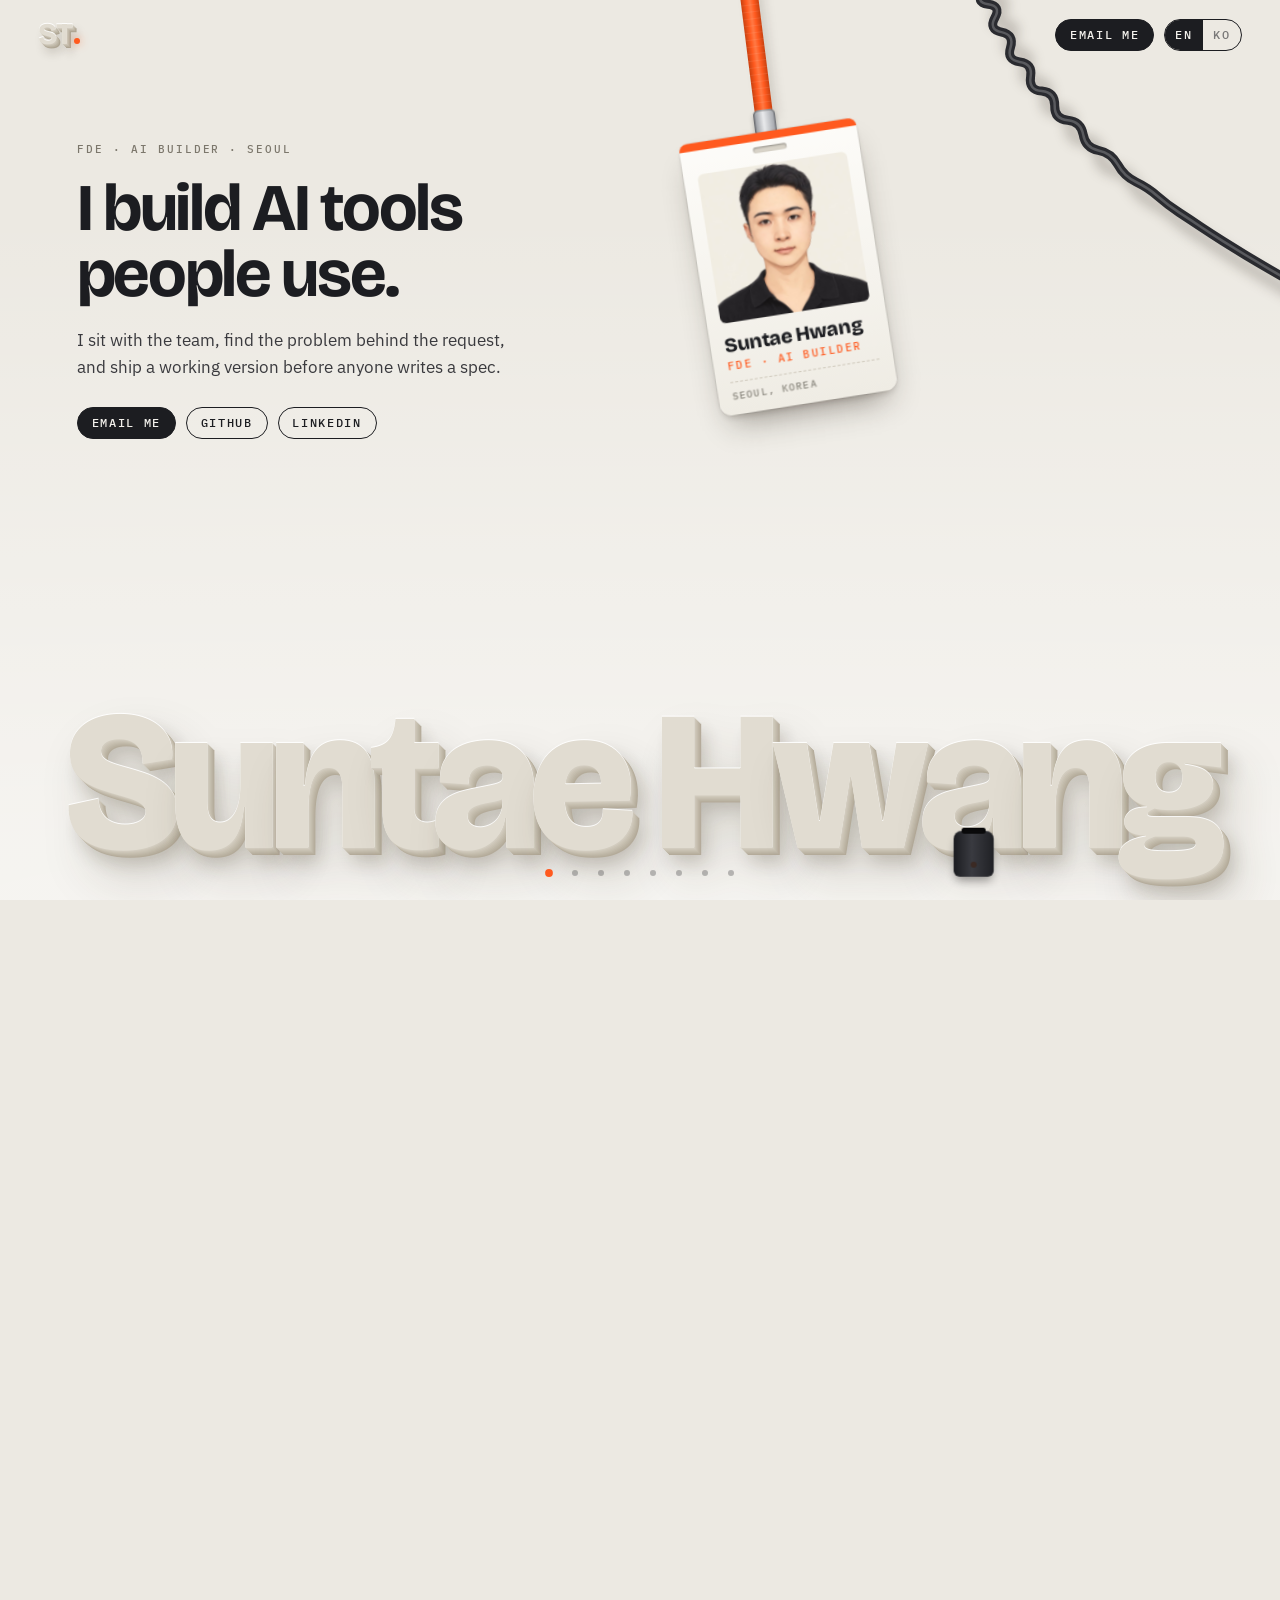
<file: index.html>
<!doctype html>
<html lang="en">
<head>
<meta charset="utf-8">
<meta name="viewport" content="width=device-width, initial-scale=1">
<title>Suntae Hwang — FDE · AI Builder</title>
<meta name="description" content="FDE and AI builder in Seoul. KRAFTON, HDC LABS, and audio AI research at Seoul National University.">
<!-- 공유 미리보기: 지정하지 않으면 메신저가 본문의 첫 큰 이미지(사원증 사진)를 가져간다 -->
<meta property="og:type" content="website">
<meta property="og:url" content="https://hsuneh.github.io/">
<meta property="og:title" content="Suntae Hwang">
<meta property="og:description" content="FDE · AI Builder in Seoul. I build AI tools people use.">
<meta property="og:image" content="https://hsuneh.github.io/img/og.jpg">
<meta property="og:image:width" content="1200">
<meta property="og:image:height" content="630">
<meta name="twitter:card" content="summary_large_image">
<meta name="theme-color" content="#ece9e2">
<link rel="icon" type="image/png" sizes="32x32" href="img/favicon-32.png">
<link rel="icon" type="image/png" sizes="512x512" href="img/icon-512.png">
<link rel="apple-touch-icon" href="img/apple-touch-icon.png">
<link rel="preconnect" href="https://fonts.googleapis.com">
<link rel="preconnect" href="https://fonts.gstatic.com" crossorigin>
<link href="https://fonts.googleapis.com/css2?family=Bricolage+Grotesque:opsz,wght@12..96,500;12..96,700;12..96,800&family=IBM+Plex+Mono:wght@500&family=IBM+Plex+Sans:wght@400;500&family=IBM+Plex+Sans+KR:wght@400;500;700&display=swap" rel="stylesheet">
<style>
:root{
  --wall:#ece9e2; --desk:#d9d4c9; --ink:#1c1d21; --mute:#7c776c;
  --signal:#ff5a1f; --signal-glow:rgba(255,90,31,.55);
  --alu-1:#e4e4e0; --alu-2:#c9c9c4;
  /* 한글은 IBM Plex Sans KR로 받는다. 한글 글자가 없으면 내려받지 않는다 */
  --display:"Bricolage Grotesque","IBM Plex Sans KR",system-ui,sans-serif; --sans:"IBM Plex Sans","IBM Plex Sans KR",system-ui,sans-serif; --mono:"IBM Plex Mono","IBM Plex Sans KR",ui-monospace,monospace;
  --ease:cubic-bezier(.2,0,0,1);
  --dk:0;
}
*{box-sizing:border-box;margin:0}
html{background:var(--wall);color:var(--ink);font:400 17px/1.6 var(--sans);-webkit-font-smoothing:antialiased}
html:lang(ko){word-break:keep-all}
body{overflow-x:hidden}
h1,h2,h3{font-weight:500;text-wrap:balance}
p{text-wrap:pretty}
strong{font-weight:500}
a{color:inherit}
.label{font:500 11px/1 var(--mono);letter-spacing:.18em;text-transform:uppercase}

/* 크롬 */
.chrome{position:fixed;inset:0 0 auto 0;z-index:30;display:flex;align-items:center;padding:18px clamp(16px,3vw,40px);pointer-events:none;transition:color .4s}
.chrome>*{pointer-events:auto}
.chrome .st{font:800 30px/.8 var(--display);letter-spacing:-.06em;color:#e1dcd1;text-decoration:none;padding:4px 6px 6px 0;
  text-shadow:0 -1px 0 rgba(255,255,255,.9),1px 1px 0 #cdc6b8,2px 2px 0 #c3bcac,3px 3px 0 #b9b1a0,4px 4px 0 #ada492,5px 8px 10px rgba(60,48,30,.25)}
.chrome .st::after{content:"";display:inline-block;width:6px;height:6px;margin-left:3px;border-radius:50%;background:var(--signal);box-shadow:0 0 8px var(--signal-glow)}
html.night .chrome .st{color:#e1dcd1;text-shadow:0 -1px 0 rgba(255,255,255,.5),1px 1px 0 #91897a,2px 2px 0 #7d7668,3px 3px 0 #6a6357,4px 4px 0 #575146,5px 8px 10px rgba(0,0,0,.5)}
.chrome .btn{margin-left:auto}
.btn{display:inline-flex;align-items:center;padding:.75em 1.15em;border-radius:999px;font:500 12px/1 var(--mono);letter-spacing:.14em;text-transform:uppercase;text-decoration:none;white-space:nowrap;
  background:var(--ink);color:#f3f1ec;border:1px solid var(--ink);transition:background .2s var(--ease),border-color .2s,color .2s}
.btn:hover,.btn:focus-visible{background:var(--signal);border-color:var(--signal);color:#fff}
.btn.ghost{background:transparent;color:inherit;border-color:currentColor}
html.night .chrome{color:#e9e6df}
html.night .chrome .btn:not(:hover){background:#e9e6df;color:var(--ink);border-color:#e9e6df}
/* 언어 전환: 버튼과 같은 높이의 두 칸 스위치 */
.lang{display:inline-flex;margin-left:10px;border:1px solid currentColor;border-radius:999px;overflow:hidden;font:500 12px/1 var(--mono);letter-spacing:.14em}
.lang a{padding:.75em .85em;text-decoration:none;color:inherit;opacity:.55;transition:background .2s var(--ease),color .2s,opacity .2s}
.lang a:hover,.lang a:focus-visible{opacity:1;color:var(--signal)}
.lang a[aria-current]{opacity:1;background:currentColor}
.lang a[aria-current] span{color:#f3f1ec}
html.night .lang a[aria-current] span{color:var(--ink)}
.stops{position:fixed;left:50%;bottom:16px;transform:translateX(-50%);z-index:30;display:flex;gap:4px}
.stops button{width:22px;height:22px;border:0;background:none;cursor:pointer;display:grid;place-items:center;padding:0;color:inherit}
.stops button::after{content:"";width:6px;height:6px;border-radius:50%;background:currentColor;opacity:.28;transition:opacity .2s,background .2s,transform .2s}
.stops button.on::after{background:var(--signal);opacity:1;transform:scale(1.3)}
html.night .stops{color:#e9e6df}

/* 무대: 네이티브 스크롤 위 sticky. 카메라는 world 하나에만 건다 */
.scroller{position:relative}
.stage{position:sticky;top:0;height:100vh;height:100svh;overflow:hidden;perspective:var(--P,1600px)}
.world{position:absolute;left:50%;top:50%;width:0;height:0;transform-style:preserve-3d;will-change:transform}
.wall,.desk{position:absolute;transform-style:preserve-3d}
.wall{background:
  radial-gradient(120% 80% at 50% 100%,rgba(255,255,255,calc(.55 - var(--dk)*.5)),transparent 60%),
  color-mix(in oklab,var(--wall),#202024 calc(var(--dk)*88%))}
.desk{transform-origin:50% 0;transform:rotateX(90deg);
  background:
   radial-gradient(560px 380px at var(--spot-x,50%) var(--spot-y,30%),rgba(255,150,110,calc(var(--dk)*.20)),transparent 70%),
   linear-gradient(180deg,rgba(0,0,0,.10),transparent 160px),
   color-mix(in oklab,var(--desk),#141416 calc(var(--dk)*90%))}

/* 벽: 입체 이름과 히어로 */
.hero{position:absolute;display:flex;flex-direction:column;align-items:flex-start}
.hero .label{color:var(--mute)}
.hero h1{font:700 clamp(44px,5.2vw,92px)/.98 var(--display);letter-spacing:-.035em;margin:.32em 0 .3em}
.hero p{max-width:27em;font-size:clamp(17px,1.25vw,19px);color:#3a3a3e}
.hero .ctas{display:flex;gap:10px;margin-top:26px}
.mark{position:absolute;white-space:pre;font:800 100px/0.8 var(--display);letter-spacing:-.055em;color:#e1dcd1}
/* 글자마다 --p(0 = 솟음, 1 = 눌림). 눌리면 옆면 깊이만큼 아래오른쪽으로 내려앉고 그림자가 짧아진다 */
.mark span{display:inline-block;--k:calc(1 - var(--p, 0));transform:translate(calc(6px * var(--p, 0)),calc(6px * var(--p, 0)));
  color:color-mix(in oklab,#e1dcd1,#cfc8ba calc(var(--p, 0) * 45%));
  text-shadow:
   0 -1px 0 rgba(255,255,255,calc(.9 * var(--k))),
   calc(1px * var(--k)) calc(1px * var(--k)) 0 #d2ccbf,calc(2px * var(--k)) calc(2px * var(--k)) 0 #cdc6b8,calc(3px * var(--k)) calc(3px * var(--k)) 0 #c8c1b2,
   calc(4px * var(--k)) calc(4px * var(--k)) 0 #c3bcac,calc(5px * var(--k)) calc(5px * var(--k)) 0 #beb6a6,calc(6px * var(--k)) calc(6px * var(--k)) 0 #b9b1a0,calc(7px * var(--k)) calc(7px * var(--k)) 0 #b4ab9a,
   calc(10px * var(--k)) calc(14px * var(--k)) calc(4px + 14px * var(--k)) rgba(60,48,30,calc(.08 + .14 * var(--k))),calc(18px * var(--k)) calc(28px * var(--k)) 50px rgba(60,48,30,calc(.18 * var(--k)))}
svg.rope{position:absolute;left:0;top:0;width:1px;height:1px;overflow:visible;pointer-events:none}
.cable{fill:none;stroke:#2a2b30;stroke-width:9;stroke-linecap:round}
.cable-hi{fill:none;stroke:rgba(255,255,255,.22);stroke-width:2.5;stroke-linecap:round}
.cable-sh{fill:none;stroke:rgba(40,30,20,.22);stroke-width:12;stroke-linecap:round;filter:blur(6px)}
.cable-sig{fill:none;stroke:var(--signal);stroke-width:3.5;stroke-linecap:round;filter:drop-shadow(0 0 6px var(--signal-glow))}
.plug{position:absolute;left:0;top:0;width:30px;height:64px;margin:-4px 0 0 -15px;cursor:grab;touch-action:none;transform-origin:50% 4px;border-radius:7px 7px 12px 12px;
  background:linear-gradient(90deg,#16171a,#3a3c43 45%,#1d1e22);box-shadow:0 12px 22px rgba(30,20,10,.28),inset 0 1px 0 rgba(255,255,255,.15)}
.plug::before{content:"";position:absolute;left:10px;bottom:-18px;width:10px;height:20px;border-radius:0 0 2px 2px;background:linear-gradient(90deg,#9b9a96,#f1f0ec 50%,#a7a6a1)}
.plug::after{content:"";position:absolute;left:7px;right:7px;top:40px;height:2px;background:var(--signal);opacity:.85}
.plug:active{cursor:grabbing}
.badge{position:absolute;width:0;height:0;transform-origin:0 0;z-index:3}
.badge .strap{position:absolute;left:-9px;top:0;width:18px;height:var(--ls,200px);border-radius:2px;
  background:repeating-linear-gradient(0deg,transparent 0 6px,rgba(255,255,255,.08) 6px 7px),linear-gradient(90deg,#c9410f,var(--signal) 30%,#ff7a45 50%,var(--signal) 70%,#c9410f);
  box-shadow:6px 10px 14px -6px rgba(40,30,20,.35)}
.badge .clip{position:absolute;left:-11px;top:calc(var(--ls,200px) - 6px);width:22px;height:30px;border-radius:5px 5px 9px 9px;
  background:linear-gradient(90deg,#8d9096,#e9eaec 45%,#9a9da3);box-shadow:inset 0 0 0 1.5px rgba(0,0,0,.25),0 3px 5px rgba(0,0,0,.25)}
.card-id{position:absolute;left:calc(var(--cw,200px) / -2);top:calc(var(--ls,200px) + 16px);width:var(--cw,200px);padding:26px 14px 14px;border-radius:12px;
  background:linear-gradient(180deg,#fdfcf9,#efece4);transform-origin:50% 0;cursor:grab;touch-action:none;user-select:none;
  box-shadow:0 1px 0 rgba(255,255,255,.9) inset,0 0 0 1px rgba(0,0,0,.06),0 18px 30px -12px rgba(40,30,20,.45),0 4px 8px -4px rgba(40,30,20,.3)}
.card-id:active{cursor:grabbing}
.card-id::before{content:"";position:absolute;left:0;right:0;top:0;height:8px;border-radius:12px 12px 0 0;background:var(--signal)}
.card-id .slot{position:absolute;left:50%;top:14px;width:34px;height:6px;margin-left:-17px;border-radius:3px;background:#d8d3c8;box-shadow:inset 0 1px 2px rgba(0,0,0,.35)}
.card-id img{display:block;width:100%;height:auto;aspect-ratio:1;object-fit:cover;border-radius:6px;margin-top:6px;pointer-events:none}
.card-id b{display:block;margin-top:12px;font:800 20px/1 var(--display);letter-spacing:-.02em;color:var(--ink)}
.card-id span{display:block;margin-top:6px;font:500 10.5px/1 var(--mono);letter-spacing:.14em;text-transform:uppercase;color:var(--signal)}
.card-id small{display:block;margin-top:10px;padding-top:9px;border-top:1px dashed #cfc9bc;font:500 9.5px/1 var(--mono);letter-spacing:.12em;text-transform:uppercase;color:#8a877e}
.fphoto{float:right;width:84px;height:84px;border-radius:50%;object-fit:cover;margin:0 0 8px 12px;box-shadow:0 0 0 3px #fbfaf6,0 6px 14px -6px rgba(0,0,0,.35)}
.print{margin:0;padding:10px 10px 0;background:#fbfaf6;transform-origin:50% 50%;
  box-shadow:0 0 0 1px rgba(0,0,0,.05),6px 12px 18px -6px rgba(0,0,0,.45)}
.print img{display:block;width:100%;aspect-ratio:4/3;object-fit:cover;filter:saturate(.9) contrast(1.02)}
.print figcaption{font:500 10px/1.35 var(--mono);letter-spacing:.06em;color:#5f5d57;padding:9px 2px 11px}
.print figcaption .desc,.flatlist .awards .desc{display:block;margin-top:6px;letter-spacing:.02em;text-transform:none}
.print figcaption .demo,.flatlist .awards .demo{display:inline-block;margin-top:6px;color:var(--signal);text-decoration:none;font-weight:700}
.print figcaption strong{display:block;font:700 13px/1.2 var(--display);letter-spacing:-.01em;color:var(--ink);margin-bottom:2px}
.info .awards{margin-top:26px;padding-top:16px;border-top:1px solid rgba(233,230,223,.18)}
.info .awards .label,.flatlist .awards .label{display:block;margin-bottom:10px}
.info .awards li{font-size:14px}
.flatlist .awards{margin-top:22px}
.flatlist .awards .imgs{display:grid;grid-template-columns:repeat(3,1fr);gap:8px;margin-bottom:12px}
.flatlist .awards img{width:100%;aspect-ratio:4/3;object-fit:cover;border-radius:4px}
.flatlist .awards li{font-size:14px;color:#cfcbc2}
.hole{position:fixed;inset:0;z-index:24;pointer-events:none;opacity:0;background:#0b0b0d;
  clip-path:circle(var(--r, 0px) at var(--cx, 50%) var(--cy, 50%))}
.page{position:fixed;inset:0;z-index:25;display:grid;grid-template-columns:minmax(0,1.05fr) minmax(0,1fr);align-items:center;gap:clamp(24px,5vw,80px);
  padding:80px clamp(16px,6vw,96px) 72px;background:#0b0b0d;color:#ecE9e2;opacity:var(--k,0);pointer-events:none;
  transform:scale(calc(1.06 - .06 * var(--k,0)))}
.page.open{pointer-events:auto}
html.flat .page,html.flat .hole{display:none}
.page .label{color:var(--signal)}
.page h2.kicker{text-transform:uppercase;font:800 clamp(36px,4.3vw,84px)/.9 var(--display);letter-spacing:-.04em;margin:.28em 0 .32em;white-space:nowrap}
.page .final{font-size:clamp(17px,1.35vw,21px);color:#bdb9b0;margin:0 0 22px}
.page .mail{display:inline-block;color:#fff;font:700 clamp(26px,2.6vw,44px)/1.1 var(--display);letter-spacing:-.02em;text-decoration:none;border-bottom:3px solid var(--signal)}
.page .ctas{margin-top:22px;display:flex;gap:10px;flex-wrap:wrap}
.page .btn.ghost{color:#ecE9e2}
.pg-prints{display:grid;grid-template-columns:repeat(3,1fr);gap:clamp(12px,2vw,28px);margin-top:16px}
.page .print{position:relative;transform:rotate(var(--r))}
.page .print:nth-child(2){margin-top:40px}
.socket{position:absolute;width:40px;margin-left:-20px;border-radius:8px 8px 6px 6px;transform:translateZ(3px);
  background:linear-gradient(90deg,#1b1c20,#3a3b41 45%,#202125);box-shadow:inset 0 1px 0 rgba(255,255,255,.16),0 6px 10px -2px rgba(0,0,0,.35)}
.socket::before{content:"";position:absolute;left:8px;right:8px;top:-3px;height:6px;border-radius:3px;background:#0a0a0b;box-shadow:inset 0 1px 2px #000}
.socket b{position:absolute;left:50%;bottom:9px;width:6px;height:6px;margin-left:-3px;border-radius:50%;background:#3b2a24;transition:background .15s,box-shadow .15s}
.socket.seated b{background:var(--signal);box-shadow:0 0 8px 2px var(--signal-glow)}
.socket.seated{animation:thunk .32s cubic-bezier(.2,.8,.3,1)}
@keyframes thunk{0%{transform:translateZ(3px) scale(1,1)}30%{transform:translateZ(3px) scale(1.06,.93)}100%{transform:translateZ(3px) scale(1,1)}}
.hint{position:absolute;color:var(--mute);transition:opacity .4s}
/* WebGL 랙이 뜨면 CSS 랙은 자리만 남긴다(위치·크기를 읽는 원천) */
canvas.gl{position:absolute;inset:0;width:100%;height:100%;pointer-events:none}
html.gl .rack,html.gl .rack-shadow{visibility:hidden}

/* 랙: 책상 위에 누운 유로랙 케이스 */
.rack{position:absolute;transform-style:preserve-3d;transform:translateZ(26px);border-radius:10px;padding:14px 12px;display:flex;gap:4px;
  background:linear-gradient(180deg,#2b2c31,#1c1d21);box-shadow:0 0 0 1px #0c0c0e}
.rack-edge{position:absolute;left:0;right:0;top:100%;height:26px;transform-origin:50% 0;transform:rotateX(-90deg);background:linear-gradient(#26272b,#111214);border-radius:0 0 8px 8px}
.rack-side{position:absolute;top:0;bottom:0;width:26px;transform-origin:0 50%;transform:rotateY(90deg);background:linear-gradient(90deg,#1e1f23,#0e0f11)}
.rack-shadow{position:absolute;border-radius:24px;background:rgba(30,20,10,.42);filter:blur(28px)}
/* 3D 상자: 윗면(z = --d)과 앞·옆면. 랙 안 좌표에서 y+가 보는 사람 쪽, z+가 위 */
.box{position:absolute;transform-style:preserve-3d}
.box > i{position:absolute}
.box .t{inset:0;transform:translateZ(var(--d))}
.box .f{left:0;right:0;top:100%;height:var(--d);transform-origin:50% 0;transform:translateZ(var(--d)) rotateX(-90deg)}
.box .l,.box .r{top:0;bottom:0;width:var(--d);transform-origin:0 50%;transform:translateZ(var(--d)) rotateY(90deg)}
.box .l{left:0} .box .r{left:100%}
.rail .t{background:repeating-linear-gradient(90deg,#8d8d88 0 2px,#c4c4be 2px 22px);border-radius:1px;box-shadow:inset 0 1px 0 rgba(255,255,255,.5)}
.rail .f{background:#6f6f6a}
.cheek .t{border-radius:3px;background:linear-gradient(90deg,#3c3d43,#2a2b30 60%,#232428);box-shadow:inset 0 1px 0 rgba(255,255,255,.14),inset 1px 0 0 rgba(255,255,255,.08)}
.cheek .f{background:linear-gradient(#1c1d21,#101113)}
.cheek .l,.cheek .r{background:linear-gradient(90deg,#17181b,#26272b)}
/* 모듈 판: 레일 위에 2px 떠 있는 두께 있는 알루미늄 판. 판 색과 어둠은 ::before가 맡아서 부품이 평면으로 눌리지 않는다 */
.mod{position:relative;height:100%;border-radius:4px;padding:18px 14px 16px;display:flex;flex-direction:column;align-items:center;gap:14px;flex:none;
  transform-style:preserve-3d;transform:translateZ(2px);--dim:calc(var(--dk) * 45%)}
.mod div{transform-style:preserve-3d}
.mod::before{content:"";position:absolute;inset:0;border-radius:4px;
  background:
   radial-gradient(160px 120px at var(--gx,50%) var(--gy,-20%),rgba(255,255,255,.55),transparent 70%),
   repeating-linear-gradient(90deg,rgba(255,255,255,.08) 0 1px,rgba(0,0,0,.03) 1px 3px),
   linear-gradient(180deg,var(--alu-1),var(--alu-2));
  box-shadow:inset 0 1px 0 rgba(255,255,255,.8),inset 0 -1px 0 rgba(0,0,0,.18),inset 1px 0 0 rgba(255,255,255,.5),inset -1px 0 0 rgba(0,0,0,.12);
  filter:brightness(calc(1 - var(--dk)*.45))}
.mod::after{content:"";position:absolute;left:1px;right:1px;top:100%;height:2px;transform-origin:50% 0;transform:rotateX(-90deg);background:#8b8b86;filter:brightness(calc(1 - var(--dk)*.45))}
.mod.on{--dim:calc(var(--dk) * 16%)}
.mod.on::before,.mod.on::after{filter:brightness(calc(1 - var(--dk)*.16))}
.mod.dark{color:#e9e6df}
.mod.dark::before{background:linear-gradient(180deg,#34353b,#202126);box-shadow:inset 0 1px 0 rgba(255,255,255,.12)}
.mod.dark::after{background:#141518}
.screw{position:absolute;width:9px;height:9px;border-radius:50%;background:radial-gradient(circle at 35% 35%,#fafaf8,#8e8e89 70%);box-shadow:0 1px 1px rgba(0,0,0,.4)}
.screw::after{content:"";position:absolute;left:1px;right:1px;top:4px;height:1px;background:#6b6b66;transform:rotate(var(--r,30deg))}
.mod .name{font:800 15px/1 var(--display);letter-spacing:-.01em;text-transform:uppercase;text-align:center}
.logo{display:block;height:var(--lh,26px);aspect-ratio:var(--ar);background:currentColor;-webkit-mask:var(--src) center/contain no-repeat;mask:var(--src) center/contain no-repeat}
.logos{display:flex;align-items:center;gap:14px}
.mod .name.logos{justify-content:center;--lh:17px;color:#26272b;min-height:22px}
.mod .name.logos .logo[style*=krafton]{--lh:34px}
.mod .name.logos:has(.logo+.logo){flex-direction:column;gap:8px;--lh:16px;color:#16171a}
.mod .name.logos .logo[style*=snu]{--lh:30px}
.info .card .logos{--lh:30px;margin:14px 0 2px;opacity:.92}
.info .card .logos .logo[style*=krafton]{--lh:52px}
.flatlist .fmod .logos{--lh:24px;margin:12px 0 0}
.info .card .logos .logo[style*=snu]{--lh:44px}
.flatlist .fmod .logos .logo[style*=snu]{--lh:36px}
.flatlist .fmod .logos .logo[style*=krafton]{--lh:44px}
.mod .sub{font:500 8.5px/1.2 var(--mono);letter-spacing:.16em;color:#55554f;text-transform:uppercase;text-align:center;margin-top:-8px}
.mod.dark .sub{color:#a7a49c}
.led{display:inline-block;width:10px;height:10px;border-radius:50%;transform:translateZ(2px);background:radial-gradient(circle at 40% 35%,#5a2a1c,#2a120b);box-shadow:inset 0 1px 1px rgba(0,0,0,.6);transition:background .25s,box-shadow .25s}
.mod.on > .led,.led.lit{background:radial-gradient(circle at 40% 35%,#ffd2bd,var(--signal) 55%,#b5340c);box-shadow:0 0 10px 3px var(--signal-glow),0 0 30px 8px rgba(255,90,31,.25)}
.jacks{display:flex;gap:16px;margin-top:auto}
.jack{display:block;position:relative;width:26px;height:26px;border-radius:50%;transform-style:preserve-3d;transform:translateZ(3px);
  background:radial-gradient(circle,#0b0b0c 0 30%,color-mix(in oklab,#d8d8d4,#000 var(--dim)) 32% 48%,color-mix(in oklab,#8c8c87,#000 var(--dim)) 50%,color-mix(in oklab,#c7c7c2,#000 var(--dim)) 62%,color-mix(in oklab,#7a7a75,#000 var(--dim)) 100%)}
.jack::before,.jack::after{content:"";position:absolute;inset:-1px;border-radius:50%;background:color-mix(in oklab,#76766f,#000 var(--dim));transform:translateZ(-1.5px)}
.jack::after{inset:-3px;background:color-mix(in oklab,#55554f,#000 var(--dim));transform:translateZ(-3px);box-shadow:2px 4px 5px rgba(0,0,0,.4)}
.jack-l{font:500 8px/1 var(--mono);letter-spacing:.14em;color:#55554f;text-align:center;margin-top:5px}
.knob{width:var(--ks,54px);height:var(--ks,54px);border-radius:50%;position:relative;cursor:ns-resize;touch-action:none;flex:none;transform-style:preserve-3d;transform:translateZ(14px);
  background:radial-gradient(circle at 38% 30%,#5b5d64,#1d1e22 62%);box-shadow:inset 0 1px 1px rgba(255,255,255,.25),inset 0 0 0 1px rgba(255,255,255,.06)}
.knob b{position:absolute;inset:1px;border-radius:50%;transform:translateZ(calc(var(--z) * -1px));background:linear-gradient(115deg,#3d3f45,#18191c 45%,#0c0d0f)}
.knob b.skirt{inset:-5px;background:radial-gradient(circle,#2a2b30 60%,#5c5d63 62%,#2b2c31 72%,#18191c)}
.knob b.collar{inset:-7px;background:radial-gradient(circle,#c7c7c1 60%,#8e8e88 100%);box-shadow:3px 8px 10px rgba(0,0,0,.4)}
.knob::before{content:"";position:absolute;inset:6%;border-radius:50%;background:conic-gradient(from 0deg,rgba(255,255,255,.08),rgba(255,255,255,0) 25%,rgba(255,255,255,.12) 50%,rgba(255,255,255,0) 75%,rgba(255,255,255,.08))}
.knob i{position:absolute;left:50%;top:9%;width:3px;height:30%;margin-left:-1.5px;border-radius:2px;background:#f2efe8;transform-origin:50% 135%}
.knob.gear{border-radius:0;box-shadow:none;background:radial-gradient(circle at 38% 30%,#6a6c73,#1d1e22 62%);clip-path:polygon(50% 0,61% 9%,75% 6%,80% 20%,94% 25%,91% 39%,100% 50%,91% 61%,94% 75%,80% 80%,75% 94%,61% 91%,50% 100%,39% 91%,25% 94%,20% 80%,6% 75%,9% 61%,0 50%,9% 39%,6% 25%,20% 20%,25% 6%,39% 9%)}
.screen{width:100%;border-radius:5px;background:#0e1011;box-shadow:inset 0 0 0 2px #2a2c2f,inset 0 6px 14px rgba(0,0,0,.6),0 1px 0 rgba(255,255,255,.6);position:relative;overflow:hidden}
.screen::after{content:"";position:absolute;inset:0;background:linear-gradient(160deg,rgba(255,255,255,.16),transparent 40%);pointer-events:none}
.screen canvas{display:block;width:100%;height:100%}
.genres{padding:10px;display:grid;gap:6px;font:500 9px/1 var(--mono);letter-spacing:.12em;color:#5d5f5f}
.genres span{display:flex;justify-content:space-between}
.genres span b{font-weight:500;color:var(--signal);opacity:0;transition:opacity .3s}
.mod.on .genres span b{opacity:1}
.vu{width:100%;height:64px;border-radius:5px;position:relative;overflow:hidden;background:linear-gradient(#f6efd9,#e4d9b9);box-shadow:inset 0 0 0 2px #3a3b3f,inset 0 4px 10px rgba(0,0,0,.25)}
.vu .scale{position:absolute;left:14px;right:14px;bottom:-28px;height:70px;border:1.5px solid #3a3b3f;border-radius:50%;opacity:.5}
.vu i{position:absolute;left:50%;bottom:-8px;width:2px;height:58px;margin-left:-1px;background:#1c1d21;transform-origin:50% 100%;transform:rotate(-50deg)}
.vu .t{position:absolute;left:8px;top:6px;font:500 7.5px/1 var(--mono);letter-spacing:.12em;color:#3a3b3f}
.vu .v{position:absolute;right:8px;top:5px;font:800 13px/1 var(--display);color:#1c1d21}
.rooms{display:flex;gap:6px}
.rooms .led{width:9px;height:9px}
.pads{display:grid;grid-template-columns:1fr 1fr;gap:8px;width:100%}
.pads button{position:relative;height:44px;border-radius:5px;border:0;cursor:pointer;font:500 8.5px/1 var(--mono);letter-spacing:.12em;color:#5c5a54;transform-style:preserve-3d;transform:translateZ(6px);
  background:linear-gradient(#f3f2ee,#d4d3ce);box-shadow:inset 0 1px 0 #fff;transition:transform .08s,background .25s,color .25s}
.pads button::before,.pads button::after{content:"";position:absolute;inset:0;border-radius:5px;background:#a3a39d;transform:translateZ(-3px)}
.pads button::after{inset:-2px;background:#3a3b40;transform:translateZ(-6px);box-shadow:2px 5px 7px rgba(0,0,0,.35)}
.pads button.lit{background:radial-gradient(circle at 50% 40%,#ffd9c7,#ff7a45 70%);color:#5a1a05;box-shadow:0 0 16px rgba(255,90,31,.5)}
.pads button.lit::before{background:#c4511f}
.pads button:active{transform:translateZ(2px)}
.toggle{width:22px;height:48px;border-radius:12px;background:linear-gradient(90deg,#9b9b96,#e6e6e2,#9b9b96);position:relative;cursor:pointer;box-shadow:inset 0 0 0 2px #77776f,2px 4px 6px rgba(0,0,0,.3);transform-style:preserve-3d;transform:translateZ(3px)}
.toggle i{position:absolute;left:4px;right:4px;height:22px;border-radius:8px;background:linear-gradient(#2e2f34,#16171a);top:3px;transition:top .25s var(--ease);transform:translateZ(7px);box-shadow:0 0 0 1px #0c0c0e}
.toggle i::before{content:"";position:absolute;inset:0;border-radius:8px;background:#0c0d0f;transform:translateZ(-4px)}
.toggle.up i{top:23px}
.bigjack .jack{width:64px;height:64px}

/* 왼쪽 글 칼럼: 3D 밖의 선명한 글 */
.scrim{position:fixed;inset:0;z-index:19;pointer-events:none;opacity:0;transition:opacity .5s var(--ease);
  background:linear-gradient(90deg,var(--bg) 0,var(--bg) calc(clamp(16px,6vw,96px) + min(30vw,400px) - 40px),transparent calc(clamp(16px,6vw,96px) + min(30vw,400px) + 160px))}
.scrim.show{opacity:.94}
.info{position:fixed;left:clamp(16px,6vw,96px);top:50%;width:min(30vw,400px);z-index:20;pointer-events:none}
.info .card{position:absolute;top:0;left:0;width:100%;transform:translateY(-50%);opacity:0;transition:opacity .45s var(--ease),transform .45s var(--ease);pointer-events:none;color:#e9e6df}
.info .card.show{opacity:1;pointer-events:auto}
.info .card.pre{transform:translateY(calc(-50% + 14px))}
.info .label{color:var(--signal)}
.info h2{font:700 clamp(30px,2.8vw,46px)/1.02 var(--display);letter-spacing:-.03em;margin:.45em 0 .4em}
.info p,.info li{font-size:17px;color:#c9c5bb}
.info ul,.flatlist ul{list-style:none;padding:0;margin:0;display:grid;gap:.45em}
.info li,.flatlist li{position:relative;padding-left:1.1em;text-wrap:pretty}
.info li::before,.flatlist li::before{content:"";position:absolute;left:0;top:.62em;width:.42em;height:2px;background:var(--signal)}
.info li strong{color:#e9e6df}
.nb{white-space:nowrap}
.info .card.day{color:var(--ink)} .info .card.day p,.info .card.day li{color:#45453f}
.fmod .ctas{margin-top:18px;display:flex;gap:10px;flex-wrap:wrap}
.info .card .ctas{margin-top:22px;display:flex;gap:10px;flex-wrap:wrap}
.info h2.kicker{text-transform:uppercase;white-space:nowrap;font-size:clamp(30px,3.15vw,56px);line-height:.95;letter-spacing:-.035em;margin:.3em 0 .4em}
.flatlist h2.kicker{text-transform:uppercase;white-space:nowrap;font-size:clamp(24px,7.4vw,40px);line-height:.95}
.info p.final{font-size:18px;color:#d6d2c8;margin:0 0 18px}
.info .mail{font:700 clamp(24px,2.4vw,38px)/1.1 var(--display);letter-spacing:-.02em;text-decoration:none;border-bottom:2px solid var(--signal);word-break:break-all}

/* 평면 판(좁은 화면, 움직임 줄이기) */
.flatlist{display:none}
html.flat .scroller,html.flat .info,html.flat .stops{display:none}
html.flat .flatlist{display:block;padding:88px 16px 80px;max-width:640px;margin:0 auto}
html.flat .chrome{background:var(--wall);border-bottom:1px solid rgba(0,0,0,.06)}
.flatlist .fhero{padding:24px 0 48px}
.flatlist .fhero h1{font:700 clamp(40px,11vw,64px)/.98 var(--display);letter-spacing:-.035em;margin:.35em 0 .35em}
.flatlist .fmark{font:800 clamp(56px,19vw,140px)/.82 var(--display);letter-spacing:-.06em;color:#e1dcd1;text-shadow:1px 1px 0 #d2ccbf,2px 2px 0 #cdc6b8,3px 3px 0 #c3bcac,4px 4px 0 #b9b1a0,8px 12px 20px rgba(60,48,30,.2);margin:10px 0 28px}
.flatlist .fmod{border-radius:10px;padding:20px;margin:0 0 18px;background:linear-gradient(180deg,var(--alu-1),var(--alu-2));box-shadow:inset 0 1px 0 #fff,0 10px 24px rgba(30,20,10,.15);position:relative}
.flatlist .fmod .led{position:absolute;right:18px;top:20px}
.flatlist .fmod h2{font:700 26px/1.05 var(--display);letter-spacing:-.02em;margin:.5em 0 .35em}
.flatlist .fmod .label{color:#6c6a62}
.flatlist .fmod.dark{background:linear-gradient(#2c2d32,#1c1d21);color:#e9e6df}
</style>
</head>
<body>
<div class="chrome">
  <a class="st" href="#" id="stLogo" aria-label="Suntae Hwang, back to top">ST</a>
  <a class="btn" data-cta="cta.primary" href="#"></a>
  <div class="lang" role="group" aria-label="Language"><a href="?lang=en" data-lang="en" hreflang="en"><span>EN</span></a><a href="?lang=ko" data-lang="ko" hreflang="ko"><span>KO</span></a></div>
</div>
<nav class="stops" aria-label="Chapters"></nav>

<div class="scroller" id="scroller">
  <div class="stage" id="stage">
    <div class="world" id="world">
      <div class="wall" id="wall">
        <div class="mark" id="mark" data-c="id.name" aria-hidden="true"></div>
        <section class="hero" id="hero" aria-labelledby="h1">
          <span class="label" data-c="hero.sub"></span>
          <h1 id="h1" data-c="hero.h1.short" data-br></h1>
          <p data-c="hero.body"></p>
          <div class="ctas">
            <a class="btn" data-cta="cta.primary" href="#"></a>
            <a class="btn ghost" data-cta="cta.secondary" href="#"></a>
            <a class="btn ghost" data-cta="cta.linkedin" href="#"></a>
          </div>
        </section>
        <div class="badge" id="badge" aria-hidden="true">
          <i class="strap"></i><i class="clip"></i>
          <div class="card-id" id="badgeCard">
            <i class="slot"></i>
            <img src="img/portrait.jpg" width="640" height="640" alt="" decoding="async" draggable="false">
            <b data-c="badge.name"></b><span data-c="badge.role"></span><small data-c="badge.note"></small>
          </div>
        </div>
        <svg class="rope" aria-hidden="true">
          <path class="cable-sh" id="ropeSh"/><path class="cable" id="ropeBase"/><path class="cable-hi" id="ropeHi"/><path class="cable-sig" id="ropeSig"/>
        </svg>
        <i class="socket" id="socket" aria-hidden="true"><b></b></i>
        <span class="hint label" id="hint" data-c="hint.drag"></span>
        <div class="plug" id="plug" role="button" tabindex="0" aria-label="Plug in"></div>
      </div>
      <div class="desk" id="desk">
        <div class="rack-shadow" id="rackShadow"></div>
        <div class="rack" id="rack">
          <svg class="rope" aria-hidden="true" style="transform:translateZ(6px)">
            <path class="cable-sh" id="dcSh"/><path class="cable" id="dcBase"/><path class="cable-hi" id="dcHi"/><path class="cable-sig" id="dcSig"/>
          </svg>
          <span class="rack-edge"></span><span class="rack-side" style="left:0"></span><span class="rack-side" style="left:100%"></span>
        </div>
      </div>
    </div>
  </div>
</div>
<div class="scrim" id="scrim" aria-hidden="true"></div>
<aside class="info" id="info" aria-live="polite"></aside>
<div class="hole" id="hole" aria-hidden="true"></div>
<section class="page" id="page" aria-labelledby="pageH" inert></section>
<main class="flatlist" id="flatlist"></main>

<script src="content.js"></script>
<script src="content.ko.js"></script>
<script>
// 언어: ?lang= > 저장한 선택 > 영어. 장면은 처음 한 번만 그리므로 전환은 새로 불러온다
(() => {
  let lang = new URLSearchParams(location.search).get('lang');
  if (lang !== 'ko' && lang !== 'en') { try { lang = localStorage.getItem('lang'); } catch {} }
  if (lang !== 'ko') lang = 'en';
  document.documentElement.lang = lang;
  if (lang === 'ko') { Object.assign(window.CONTENT, window.CONTENT_KO); document.title = window.CONTENT['meta.title']; }
  document.querySelectorAll('.lang a').forEach(a => {
    if (a.dataset.lang === lang) a.setAttribute('aria-current', 'true');
    a.addEventListener('click', e => {
      e.preventDefault(); if (a.dataset.lang === lang) return;
      try { localStorage.setItem('lang', a.dataset.lang); sessionStorage.setItem('langY', scrollY); } catch {}
      const u = new URL(location.href); u.searchParams.set('lang', a.dataset.lang); location.replace(u);
    });
  });
})();
</script>
<script type="importmap">{ "imports": { "three": "./vendor/three.module.min.js" } }</script>
<script type="module" src="rack-gl.js"></script>
<script>
(() => {
  // ── 장면 데이터: 연출의 단일 원천 ──
  // vh: 스크롤 길이(화면 높이 × vh/100). hp: 모듈 폭(1HP = 15px)
  // in: 벽 → 책상. 0~.12 정지, .14~.30 플러그가 벽 밑 모서리로 끌려 내려감, .18~.70 카메라가 숙임(바라보는 점은 .18~.54에 먼저 도착)
  // 모듈 장면: 0~.45 카메라가 옆으로, .2~.5 신호가 케이블을 지남, .5에 모듈이 켜짐, .5~.7 시각화, 그 뒤는 숨
  const SCENES = [
    { id: 'in',      vh: 300 },
    { id: 'krafton', vh: 100, hp: 10, logos: ['krafton'], name: 'KRAFTON', sub: 'FDE', parts: ['toggle'] },
    { id: 'ax',      vh: 100, hp: 10, name: 'AX ×2', sub: 'Advisory', parts: ['knobs2'] },
    { id: 'hdc',     vh: 150, hp: 18, logos: ['hdc'], name: 'HDC LABS', sub: 'AI Lab', parts: ['vu1', 'vu2', 'rooms', 'pads'] },
    { id: 'intern',  vh: 110, hp: 12, logos: ['naver', 'sony'], name: 'NAVER · Sony', sub: 'Music AI', parts: ['genres', 'knobs2'] },
    { id: 'snu',     vh: 130, hp: 16, logos: ['snu'], name: 'SNU', sub: 'DOSE · ICASSP', parts: ['scope', 'mixknob'] },
    { id: 'camp',    vh: 90,  hp: 8,  logos: ['naver'], name: 'Boostcamp', sub: 'Boostcamp AI Tech', parts: ['knobs2'] },
    { id: 'out',     vh: 110, hp: 12, name: 'Out', sub: 'Email', parts: ['bigjack'], dark: true, pass: true }, // 글 없이 지나간다. 카메라가 OUT 잭 위로 내려간다
    { id: 'contact', vh: 200, page: true }, // OUT 잭 구멍으로 들어가면 새 페이지가 열린다
  ];
  const T = { plug: [.14, .30], tilt: [.18, .70], look: [.18, .54], cam: [0, .45], sig: [.2, .5], on: .5, viz: [.5, .7], stop: .82 };
  const CABLE_LIFT = 32;
  // 벽 소켓: 아래 끝이 책상 케이블 시작점(이음새)을 덮고, 플러그는 위에서 SEAT만큼 박힌다. 플러그 몸통 60px, 금속 팁 18px
  const SOCKET = { h: 46, below: 8, seat: 24, hover: 22 };
  const OUT = SCENES.findIndex(s => s.id === 'out'), PAGE = SCENES.findIndex(s => s.page);
  // 잭 다이브: OUT 장면에서 카메라가 마지막 모듈에서 OUT 잭 위로 내려가며 다가가고(dive),
  // 다음 장면에서 구멍의 검은 원이 화면을 덮은 뒤(hole) 페이지가 열린다(page)
  const DIVE = { dive: [0, .95], hole: [0, .24], page: [.2, .44] };
  const CAM = { workTheta: 63, workD: .8 };

  const C = window.CONTENT || {};
  const md = s => (s || '').replace(/&/g, '&amp;').replace(/</g, '&lt;').replace(/\*\*(.+?)\*\*/g, '<strong>$1</strong>');
  const cta = id => { const m = (C[id] || '').split('→').map(s => s.trim()); return { label: m[0], url: m[1] || '#' }; };
  // 본문의 ' ; '는 글머리표 구분자다. 한 줄이어도 글머리표로 둔다
  const bodyHTML = b => `<ul>${(b || '').split(' ; ').map(x => `<li>${md(x).replace(/(\S+ → \S+)/g, '<span class="nb">$1</span>')}</li>`).join('')}</ul>`;
  const splitTitle = s => { const m = (s || '').match(/^\*\*(.+?)\*\*[,.:]?\s*([\s\S]*)$/); return m ? [m[1], m[2]] : ['', s]; };
  const doc = document.documentElement;
  const mqN = matchMedia('(max-width: 820px)'), mqR = matchMedia('(prefers-reduced-motion: reduce)');
  const flat = () => mqN.matches || mqR.matches;
  const clamp = (x, a, b) => Math.min(b, Math.max(a, x));
  const sm = (a, b, x) => { const t = clamp((x - a) / (b - a), 0, 1); return t * t * (3 - 2 * t); };
  const lerp = (a, b, t) => a + (b - a) * t;

  document.querySelectorAll('[data-c]').forEach(el => {
    let h = md(C[el.dataset.c]);
    if (el.hasAttribute('data-br')) h = h.split(' / ').join('<br>');
    el.innerHTML = h;
  });

  document.getElementById('stLogo').addEventListener('click', e => { e.preventDefault(); scrollTo({ top: 0, behavior: mqR.matches ? 'auto' : 'smooth' }); });
  // 입체 이름은 글자마다 눌린다
  const markEl = document.getElementById('mark');
  markEl.innerHTML = [...markEl.textContent].map(ch => ch === ' ' ? ' ' : `<span>${ch}</span>`).join('');
  const letters = [...markEl.querySelectorAll('span')].map(el => ({ el, p: 0, c: [0, 0] }));

  // ── 모듈 하드웨어 ──
  const rack = document.getElementById('rack');
  // 노브 몸통: 캡 밑으로 2px마다 원판을 쌓고, 바닥에 치마와 패널 칼라를 둔다
  const knobHTML = (cls = '', ks = 54) => `<div class="knob ${cls}" style="--ks:${ks}px">${[2, 4, 6, 8, 10].map(z => `<b style="--z:${z}"></b>`).join('')}<b class="skirt" style="--z:11"></b><b class="collar" style="--z:14"></b><i></i></div>`;
  const PART = {
    toggle: () => `<div class="toggle" role="switch" aria-checked="false"><i></i></div>`,
    scope: () => `<div class="screen" style="height:120px"><canvas></canvas></div>`,
    mixknob: () => `<div style="display:flex;gap:18px;align-items:center">${knobHTML('mix', 58)}<span class="jack-l">${C['knob.dose'] || ''}</span></div>`,
    genres: () => `<div class="screen genres">${['HIP-HOP', 'BALLAD', 'ROCK', 'R&amp;B', 'DANCE'].map(g => `<span>TRK <b>${g}</b></span>`).join('')}</div>`,
    knobs2: () => `<div style="display:flex;gap:14px">${knobHTML('', 40)}${knobHTML('', 40)}</div>`,
    vu1: () => `<div class="vu"><span class="t">TOOL SELECT</span><span class="v" data-from="60" data-to="95" data-unit="%">60%</span><span class="scale"></span><i></i></div>`,
    vu2: () => `<div class="vu"><span class="t">LLM CALLS</span><span class="v" data-from="4" data-to="1" data-unit="">4</span><span class="scale"></span><i></i></div>`,
    rooms: () => `<div class="rooms">${'<span class="led"></span>'.repeat(7)}</div>`,
    pads: () => `<div class="pads">${['PLAN', 'APPROVE', 'BUILD', 'VERIFY'].map(p => `<button type="button">${p}</button>`).join('')}</div>`,
    bigjack: () => `<div class="bigjack"><span class="jack"></span></div>`,
  };
  // 로고는 알파만 쓰는 마스크라 패널에선 인쇄 잉크, 카드에선 글자색으로 칠해진다
  const LOGO = { krafton: 450 / 399.24, hdc: 200 / 32, naver: 5.21, sony: 5.68, snu: 1570 / 400 };
  const logoHTML = ids => ids.map(l => `<i class="logo" style="--src:url(logos/${l}.svg);--ar:${LOGO[l].toFixed(3)}"></i>`).join('');
  const mods = SCENES.slice(1).filter(s => !s.page).map((s, i) => {
    const el = document.createElement('div');
    el.className = 'mod' + (s.dark ? ' dark' : '');
    el.style.width = s.hp * 15 + 'px';
    el.innerHTML = `<span class="screw" style="left:6px;top:6px;--r:20deg"></span><span class="screw" style="right:6px;bottom:6px;--r:70deg"></span>
      <span class="led"></span>${s.logos ? `<div class="name logos" aria-label="${s.name}">${logoHTML(s.logos)}</div>` : `<div class="name">${s.name}</div>`}<div class="sub">${s.sub}</div>
      ${s.parts.map(p => PART[p]()).join('')}
      <div class="jacks"><div><span class="jack in"></span><div class="jack-l">IN</div></div>${s.dark ? '' : '<div><span class="jack out"></span><div class="jack-l">OUT</div></div>'}</div>`;
    rack.appendChild(el);
    return { s, el, i };
  });
  // 레일(판 밑 위아래)과 옆판(양 끝): 랙 면에서 솟은 상자
  const boxEl = (cls, d, css) => { const b = document.createElement('div'); b.className = 'box ' + cls; b.style.cssText = css + `;--d:${d}px`; b.innerHTML = '<i class="t"></i><i class="f"></i><i class="l"></i><i class="r"></i>'; rack.appendChild(b); return b; };
  boxEl('rail', 2, 'left:14px;right:14px;top:4px;height:9px'); boxEl('rail', 2, 'left:14px;right:14px;bottom:4px;height:9px');
  boxEl('cheek', 22, 'left:-6px;width:16px;top:-2px;bottom:-2px'); boxEl('cheek', 22, 'right:-6px;width:16px;top:-2px;bottom:-2px');

  // 왼쪽 글 카드
  // 수상 설명 한 줄과 데모 링크
  const awardMore = id => { const l = C[id + '.link'] ? cta(id + '.link') : null; return (C[id + '.desc'] ? `<span class="desc">${md(C[id + '.desc'])}</span>` : '') + (l ? `<a class="demo" href="${l.url}" target="_blank" rel="noopener">${l.label} ↗</a>` : ''); };
  const awardsHTML = (imgs = false) => `<div class="awards"><span class="label">${C['ch.awards']}</span>${imgs ? '<div class="imgs"><img src="img/award-axwar.jpg" alt="" loading="lazy" style="object-position:50% 4%"><img src="img/award-codex.jpg" alt="" loading="lazy"><img src="img/award-nexon.jpg" alt="" loading="lazy"></div>' : ''}<ul>${['award.axwar', 'award.codex', 'award.nexon'].map(id => `<li>${md(C[id])}${awardMore(id)}</li>`).join('')}</ul></div>`;
  // 케이스 스터디는 같은 창에서 지금 언어로 연다. 바깥 링크는 새 창
  const linkHTML = id => {
    const k = C['case.' + id] ? cta('case.' + id) : null, l = C['link.' + id] ? cta('link.' + id) : null;
    if (!k && !l) return '';
    return `<div class="ctas">${k ? `<a class="btn" href="${k.url}?lang=${doc.lang}">${k.label} →</a>` : ''}${l ? `<a class="btn ghost" href="${l.url}" target="_blank" rel="noopener">${l.label} ↗</a>` : ''}</div>`;
  };
  const info = document.getElementById('info');
  const cards = SCENES.map((s, i) => {
    if (s.id === 'in' || s.page || s.pass) return null;
    const el = document.createElement('div'); el.className = 'card pre';
    const n = String(i).padStart(2, '0');
    const [t, b] = s.multi ? ['', C['mod.' + s.id]] : splitTitle(C['mod.' + s.id]);
    el.innerHTML = `<span class="label">${n} · ${C['ch.' + s.id] || ''}</span>${s.logos ? `<div class="logos" aria-hidden="true">${logoHTML(s.logos)}</div>` : ''}<h2>${md(t)}</h2>${bodyHTML(b)}${linkHTML(s.id)}`;
    info.appendChild(el); return el;
  });

  // 새 페이지: 잭 구멍 너머. 같은 콘텐츠 id로 그린다
  const pageEl = document.getElementById('page'), holeEl = document.getElementById('hole');
  {
    const c = cta('cta.primary');
    pageEl.innerHTML = `<div class="pg-text"><span class="label">${C['ch.contact']}</span>
      <h2 id="pageH" class="kicker">${md(C['cta.kicker']).split(' / ').join('<br>')}</h2>
      <p class="final">${md(C['cta.final']).split(' / ').join(' ')}</p>
      <a class="mail" href="${c.url}">${c.url.replace('mailto:', '')}</a>
      <div class="ctas"><a class="btn ghost" data-cta="cta.secondary" href="#"></a><a class="btn ghost" data-cta="cta.linkedin" href="#"></a></div></div>
      <div class="pg-awards"><span class="label">${C['ch.awards']}</span><div class="pg-prints">
      ${[['axwar', '50% 4%', 2], ['codex', '50% 50%', -3], ['nexon', '50% 78%', 2.5]].map(([n, pos, r]) => `<figure class="print" style="--r:${r}deg"><img src="img/award-${n}.jpg" alt="" loading="lazy" style="object-position:${pos}"><figcaption>${md(C['award.' + n]).replace('</strong> · ', '</strong>')}${awardMore('award.' + n)}</figcaption></figure>`).join('')}
      </div></div>`;
  }

  // 평면 판: 같은 데이터로
  const fl = document.getElementById('flatlist');
  fl.innerHTML = `<section class="fhero"><img class="fphoto" src="img/portrait-sm.jpg" width="200" height="200" alt=""><span class="label" style="color:var(--mute)">${md(C['hero.sub'])}</span><h1>${md(C['hero.h1.short']).split(' / ').join('<br>')}</h1><p>${md(C['hero.body'])}</p>
    <div style="display:flex;gap:10px;margin-top:22px"><a class="btn" data-cta="cta.primary" href="#"></a><a class="btn ghost" data-cta="cta.secondary" href="#"></a><a class="btn ghost" data-cta="cta.linkedin" href="#"></a></div></section>
    <div class="fmark" aria-hidden="true">${md(C['id.name'])}</div>` +
    SCENES.slice(1).filter(s => !s.page).map((s, i) => {
      if (s.id === 'out') { const c = cta('cta.primary'); return `<section class="fmod dark"><span class="led lit"></span><span class="label" style="color:#a7a49c">${C['ch.out']}</span><h2 class="kicker">${md(C['cta.kicker']).split(' / ').join('<br>')}</h2><p class="final" style="color:#cfcbc2;margin:0 0 14px">${md(C['cta.final']).split(' / ').join(' ')}</p><a style="color:#fff;font:700 24px/1.2 var(--display);border-bottom:2px solid var(--signal);text-decoration:none;word-break:break-all" href="${c.url}">${c.url.replace('mailto:', '')}</a>${awardsHTML(true)}</section>`; }
      const [t, b] = s.multi ? ['', C['mod.' + s.id]] : splitTitle(C['mod.' + s.id]);
      return `<section class="fmod" id="m-${s.id}"><span class="led lit"></span><span class="label">${String(i + 1).padStart(2, '0')} · ${C['ch.' + s.id] || ''}</span>${s.logos ? `<div class="logos" aria-hidden="true">${logoHTML(s.logos)}</div>` : ''}<h2>${md(t)}</h2>${bodyHTML(b)}${linkHTML(s.id)}</section>`;
    }).join('');
  document.querySelectorAll('[data-cta]').forEach(a => {
    const c = cta(a.dataset.cta); a.textContent = c.label; a.href = c.url;
    if (/^https?:/.test(c.url)) { a.target = '_blank'; a.rel = 'noopener'; }
  });

  // 정거장 점
  const stops = document.querySelector('.stops');
  SCENES.forEach((s, i) => {
    if (s.pass) return;
    const b = document.createElement('button'); b.dataset.i = i; b.setAttribute('aria-label', C['ch.' + s.id] || s.id);
    b.addEventListener('click', () => scrollTo({ top: stopY(i), behavior: 'smooth' }));
    stops.appendChild(b);
  });

  // ── 세계 배치 ──
  // 좌표: 벽과 책상이 만나는 모서리가 y=0, z=0. 벽은 위(−y), 책상은 앞(+z). 단위 px
  const stage = document.getElementById('stage'), world = document.getElementById('world'), scroller = document.getElementById('scroller');
  const wall = document.getElementById('wall'), desk = document.getElementById('desk'), hero = document.getElementById('hero'), mark = document.getElementById('mark');
  const badge = document.getElementById('badge'), badgeCard = document.getElementById('badgeCard'), scrim = document.getElementById('scrim'), plugEl = document.getElementById('plug'), hint = document.getElementById('hint'), rackShadow = document.getElementById('rackShadow');
  let sockTop = 0, plugPt = [0, 0], seatT = -1, socketEl = document.getElementById('socket'), deepDone = false, outJack = [0, 0], outJackEl = null, markR = 100, markE = 0, badgeA = [0, 0], badgeInit = false, bA = 0, bW = 0, bP = 0, bPW = 0, bDrag = null, badgeE = 1;
  let W, H, P, WALLW, WALLH, DESKD, rackX, rackZ, rackW, rackH, starts = [], total = 0, modC = [], anchor = [0, 0], edgePt = [0, 0], inJackDesk = [0, 0], ready = false;

  function layout() {
    doc.classList.toggle('flat', flat());
    W = innerWidth; H = innerHeight;
    if (flat()) return;
    P = Math.round(Math.max(1100, H * 1.7)); stage.style.setProperty('--P', P + 'px');
    WALLW = W * 8; WALLH = H * 1.6; DESKD = H * 2.4;
    Object.assign(wall.style, { left: -WALLW / 2 + 'px', top: -WALLH + 'px', width: WALLW + 'px', height: WALLH + 'px' });
    Object.assign(desk.style, { left: -WALLW / 2 + 'px', top: '0px', width: WALLW + 'px', height: DESKD + 'px' });
    const wx = x => x + WALLW / 2, wy = y => y + WALLH;
    Object.assign(hero.style, { left: wx(-W / 2 + Math.max(16, W * .06)) + 'px', top: wy(-H * .84) + 'px' });
    // 입체 이름: 좌우 여백 안 폭에 꼭 맞춘다
    mark.style.fontSize = '100px';
    const target = W * .9, fs = 100 * target / mark.scrollWidth;
    mark.style.fontSize = fs + 'px';
    Object.assign(mark.style, { left: wx(-target / 2) + 'px', top: wy(-fs * .9 - H * .02) + 'px' });
    letters.forEach(l => { l.c = [mark.offsetLeft + l.el.offsetLeft + l.el.offsetWidth / 2, mark.offsetTop + l.el.offsetTop + l.el.offsetHeight / 2]; }); markR = fs * .5;
    // 케이블: 고정점은 화면 위 밖, 끝은 벽 밑 모서리를 지나 책상으로 이어진다
    anchor = [wx(W * .26), wy(-H - 80)];
    // 책상 케이블은 랙 면(26px)과 그 위 6px(판 2 + 잭 3 + 1)에 떠 있어서, 벽 케이블도 모서리 32px 위에서 넘겨준다
    edgePt = [wx(W * .26), wy(-CABLE_LIFT)];
    sockTop = edgePt[1] + SOCKET.below - SOCKET.h;
    Object.assign(socketEl.style, { left: edgePt[0] + 'px', top: sockTop + 'px', height: SOCKET.h + 'px' });
    plugPt = [edgePt[0], sockTop + SOCKET.seat - 60]; // 다 꽂혔을 때 플러그 윗면(줄 끝) 자리
    // 사원증: 화면 위 밖에 매단 줄 끝에서 흔들린다. 줄은 첫 화면 글과 케이블 사이로 내려온다
    const cw = Math.round(clamp(W * .14, 170, 220)), ls = Math.round(H * .13 + 60);
    badgeA = [wx(W * .08), wy(-H - 60)];
    Object.assign(badge.style, { left: badgeA[0] + 'px', top: badgeA[1] + 'px' });
    badge.style.setProperty('--cw', cw + 'px'); badge.style.setProperty('--ls', ls + 'px');
    if (!badgeInit) { bA = .42; bW = 0; bP = .42; bPW = 0; badgeInit = true; }
    Object.assign(hint.style, { left: wx(W * .26 - 44) + 'px', top: wy(-H * .30) + 'px', transform: 'translateX(-100%)' }); // 케이블 왼쪽에 둬서 흔들리는 플러그와 겹치지 않는다
    // 랙: 책상 위, 모서리에서 조금 떨어진 곳
    rackH = Math.round(Math.min(440, H * .5));
    rackX = W * .26 + 150; rackZ = 170;
    Object.assign(rack.style, { left: (WALLW / 2 + rackX) + 'px', top: rackZ + 'px', height: rackH + 'px' });
    rackW = rack.offsetWidth;
    Object.assign(rackShadow.style, { left: (WALLW / 2 + rackX + 10) + 'px', top: (rackZ + 34) + 'px', width: (rackW - 20) + 'px', height: (rackH - 10) + 'px' });
    modC = mods.map(m => [rackX + m.el.offsetLeft + m.el.offsetWidth / 2, -26, rackZ + rackH / 2]);
    const j = mods[0].el.querySelector('.jack.in'), jr = relPos(j, rack);
    const oj = relPos(mods[mods.length - 1].el.querySelector('.bigjack .jack'), rack); outJack = [rackX + oj[0], rackZ + oj[1]];
    outJackEl = mods[mods.length - 1].el.querySelector('.bigjack .jack');
    inJackDesk = [WALLW / 2 + rackX + jr[0], rackZ + jr[1]];
    starts = []; total = 0;
    SCENES.forEach(s => { starts.push(total); total += s.vh / 100 * H; });
    scroller.style.height = (total + H) + 'px';
    layoutDeskCable(); layoutPatches(); initRope();
    if (window.rackGL) rackGL.layout({ rack, mods, rackX, rackZ, rackW, rackH, edgeX: W * .26, lift: CABLE_LIFT });
    ready = true;
    // 딥링크: ?scene=<id>&u=<0..1> 이면 그 장면의 그 진행도로 바로 간다
    if (!deepDone) { deepDone = true; const q = new URLSearchParams(location.search), si = SCENES.findIndex(s => s.id === q.get('scene'));
      if (si >= 0) { const y = si === 0 ? 0 : starts[si] + SCENES[si].vh / 100 * H * clamp(+(q.get('u') ?? T.stop), 0, 1); scrollTo(0, y); } }
    kick();
  }
  // 3D 안에서는 getBoundingClientRect가 투영된 값이라, offset으로 랙 안 자리를 잰다
  function relPos(el, root) { let x = el.offsetWidth / 2, y = el.offsetHeight / 2, n = el; while (n && n !== root) { x += n.offsetLeft; y += n.offsetTop; n = n.offsetParent; } return [x, y]; }
  const stopY = i => i === 0 ? 0 : starts[i] + SCENES[i].vh / 100 * H * T.stop;

  // ── 카메라 ──
  // world = translateZ(P − d) rotateX(−θ) translate(−T). θ 0 = 벽 정면, 90 = 책상 내려다보기. d = P면 배율 1
  function setCamera(c) {
    world.style.transform = `translateZ(${(P - c.d).toFixed(1)}px) rotateX(${(-c.th).toFixed(2)}deg) translate3d(${(-c.x).toFixed(1)}px,${(-c.y).toFixed(1)}px,${(-c.z).toFixed(1)}px)`;
  }
  const heroCam = () => ({ th: 0, x: 0, y: -H / 2, z: 0, d: P });
  // 모듈 정거장: 모듈을 화면 오른쪽에 두고 왼쪽에 글 칼럼을 남긴다
  const modCam = i => { const c = modC[i] || [0, 0, 0]; return { th: CAM.workTheta, x: c[0] - W * .16, y: c[1], z: c[2] + 30, d: P * CAM.workD }; };
  // OUT 잭 바로 위에서 수직으로 내려다본다. d가 작을수록 가깝다
  const jackCam = () => ({ th: 90, x: outJack[0], y: -31, z: outJack[1], d: P * .2 });
  const mixCam = (a, b, t, tl = t) => ({ th: lerp(a.th, b.th, t), x: lerp(a.x, b.x, tl), y: lerp(a.y, b.y, tl), z: lerp(a.z, b.z, tl), d: lerp(a.d, b.d, t) });

  // ── 벽의 케이블: verlet. 첫 진입에 옆에서 놓은 것처럼 호를 그리며 떨어져 흔들리다 멈춘다 ──
  const N = 26, rp = [];
  const ropeEls = ['ropeSh', 'ropeBase', 'ropeHi', 'ropeSig'].map(id => document.getElementById(id));
  let drag = null, touched = false, introT = 0, hintDone = false, mouse = null;
  const restLen = () => H * .74;
  function initRope() {
    rp.length = 0;
    for (let k = 0; k < N; k++) { const t = k / (N - 1), x = anchor[0] + t * t * W * .26, y = anchor[1] + t * restLen() * .55; rp.push({ x, y, px: x, py: y }); }
    introT = 0; hintDone = false;
  }
  function stepRope(dt, plugK) {
    introT += dt;
    const end = rp[N - 1], pinned = plugK > .985;
    // 첫 3초는 감쇠를 약하게 시작해 평소 값으로. 꽂힌 뒤에는 출렁임을 빨리 죽여 모서리 앞에서 꺾이지 않게 한다
    const damp = pinned ? .86 : lerp(.955, .988, clamp(introT / 3, 0, 1));
    // 꽂히는 끝: 마지막 15%에서 소켓 위(hover)로 내려와 섰다가 SEAT 깊이까지 밀려 들어간다
    const push = sm(.85, 1, plugK), tgt = [plugPt[0], plugPt[1] - SOCKET.hover * (1 - push)];
    const dist = Math.hypot(tgt[0] - anchor[0], tgt[1] - anchor[1]);
    const seg = lerp(restLen(), dist * .998, sm(.3, 1, plugK)) / (N - 1);
    for (let k = 1; k < N; k++) { const p = rp[k], vx = (p.x - p.px) * damp, vy = (p.y - p.py) * damp; p.px = p.x; p.py = p.y; p.x += vx; p.y += vy + 1500 * dt * dt; }
    if (!drag && mouse && !pinned) { const dx = mouse[0] - end.x, dy = mouse[1] - end.y, dd = Math.hypot(dx, dy); if (dd < 120 && dd > 1) { end.x += dx / dd * .5; end.y += dy / dd * .5; } }
    if (!touched && !hintDone && introT > 3.6 && plugK === 0) { end.px -= 10; hintDone = true; } // 보이지 않는 손
    if (drag) { end.x = drag[0]; end.y = drag[1]; }
    else if (plugK > 0) { const k = pinned || push > 0 ? 1 : .03 + .2 * plugK; end.x = lerp(end.x, tgt[0], k); end.y = lerp(end.y, tgt[1], k); }
    rp[0].x = anchor[0]; rp[0].y = anchor[1];
    for (let it = 0; it < 20; it++) for (let k = 0; k < N - 1; k++) {
      const a = rp[k], b = rp[k + 1], dx = b.x - a.x, dy = b.y - a.y, d = Math.hypot(dx, dy) || 1;
      const diff = (d - seg) / d, fa = k === 0 ? 0 : .5, fb = (k + 1 === N - 1 && (drag || pinned)) ? 0 : .5, s = fa + fb || 1;
      a.x += dx * diff * fa / s; a.y += dy * diff * fa / s; b.x -= dx * diff * fb / s; b.y -= dy * diff * fb / s;
    }
    // 꽂힌 뒤에는 줄을 고정점과 모서리를 잇는 직선으로 펴서, 책상 케이블과 곧게 이어지게 한다
    if (pinned) for (let k = 1; k < N - 1; k++) {
      const t = k / (N - 1), p = rp[k], tx = lerp(anchor[0], tgt[0], t), ty = lerp(anchor[1], tgt[1], t);
      p.x = lerp(p.x, tx, .5); p.y = lerp(p.y, ty, .5);
      if (Math.abs(p.x - tx) + Math.abs(p.y - ty) < .3) { p.x = p.px = tx; p.y = p.py = ty; }
    }
    let d = `M${rp[0].x.toFixed(1)} ${rp[0].y.toFixed(1)}`;
    for (let k = 1; k < N - 1; k++) { const mx = (rp[k].x + rp[k + 1].x) / 2, my = (rp[k].y + rp[k + 1].y) / 2; d += `Q${rp[k].x.toFixed(1)} ${rp[k].y.toFixed(1)} ${mx.toFixed(1)} ${my.toFixed(1)}`; }
    d += `L${end.x.toFixed(1)} ${end.y.toFixed(1)}`;
    ropeEls.forEach(e => e.setAttribute('d', d));
    ropeEls[0].setAttribute('transform', 'translate(16 20)');
    // 소켓에 가까워지면 똑바로 선다. 다 박히는 순간 딸깍: 소켓이 눌렸다 돌아오고 LED가 켜지며 플러그가 한 번 튄다
    const prev = rp[N - 3], ang = lerp(Math.atan2(end.y - prev.y, end.x - prev.x) * 180 / Math.PI - 90, 0, drag ? 0 : sm(.6, .9, plugK));
    if (pinned && !drag) { if (seatT < 0) { seatT = 0; socketEl.classList.add('seated'); } else seatT += dt; }
    else if (seatT >= 0) { seatT = -1; socketEl.classList.remove('seated'); }
    const bounce = seatT >= 0 ? -3 * Math.exp(-seatT * 16) * Math.cos(seatT * 50) : 0;
    plugEl.style.transform = `translate(${end.x.toFixed(1)}px,${(end.y + bounce).toFixed(1)}px) rotate(${ang.toFixed(1)}deg)`;
    let e = 0; for (let k = 1; k < N; k++) e += Math.abs(rp[k].x - rp[k].px) + Math.abs(rp[k].y - rp[k].py);
    return e;
  }

  // 책상 위 케이블: 벽 밑 모서리 → 첫 모듈 IN
  const dc = ['dcSh', 'dcBase', 'dcHi', 'dcSig'].map(id => document.getElementById(id));
  let dcLen = 0;
  function layoutDeskCable() {
    // 랙 안 좌표: 모서리는 y = −rackZ. 랙 면 높이(26px)에 떠 있지만 그림자가 책상에 붙여 준다
    const ex = edgePt[0] - (WALLW / 2 + rackX), ey = -rackZ, [jx, jz] = [inJackDesk[0] - (WALLW / 2 + rackX), inJackDesk[1] - rackZ];
    const d = `M${ex} ${ey}C${ex} ${jz + 110} ${jx - 40} ${jz + 90} ${jx} ${jz}`;
    dc.forEach(e => { e.setAttribute('d', d); }); dc[0].setAttribute('transform', 'translate(10 18)');
    dcLen = dc[3].getTotalLength(); dc.forEach(e => e.style.strokeDasharray = dcLen);
  }
  // 모듈 사이 패치 케이블: 랙 면 위로 앞쪽에 늘어진다
  const SVGNS = 'http://www.w3.org/2000/svg';
  let patchSvg = null, patches = [];
  function layoutPatches() {
    if (patchSvg) patchSvg.remove(); patches = [];
    patchSvg = document.createElementNS(SVGNS, 'svg'); patchSvg.setAttribute('class', 'rope'); patchSvg.style.transform = 'translateZ(6px)';
    rack.appendChild(patchSvg);
    for (let i = 0; i < mods.length - 1; i++) {
      const [ox, oy] = relPos(mods[i].el.querySelector('.jack.out'), rack), [ix, iy] = relPos(mods[i + 1].el.querySelector('.jack.in'), rack);
      const sag = 60 + (ix - ox) * .3;
      const d = `M${ox} ${oy}C${ox + 6} ${oy + sag} ${ix - 6} ${iy + sag} ${ix} ${iy}`;
      const g = ['cable-sh', 'cable', 'cable-hi', 'cable-sig'].map(c => { const p = document.createElementNS(SVGNS, 'path'); p.setAttribute('class', c); p.setAttribute('d', d); patchSvg.appendChild(p); return p; });
      g[0].setAttribute('transform', 'translate(6 12)'); g[1].style.strokeWidth = 7; g[0].style.strokeWidth = 9;
      const L = g[3].getTotalLength(); g[3].style.strokeDasharray = L; patches.push({ g, L });
    }
  }

  // ── 손: 플러그 끌기, 노브 돌리기, 패널 반사 ──
  let camNow = { th: 0, x: 0, y: 0, z: 0, d: 1 }, curMod = -1;
  const toWall = e => [e.clientX - W / 2 + WALLW / 2 + camNow.x, e.clientY - H / 2 + WALLH + camNow.y];
  plugEl.addEventListener('pointerdown', e => { if (camNow.th > 3) return; plugEl.setPointerCapture(e.pointerId); drag = toWall(e); touched = true; kick(); });
  plugEl.addEventListener('pointermove', e => { if (drag) { drag = toWall(e); kick(); } });
  const release = () => { if (!drag) return; const down = drag[1] > edgePt[1] - H * .28; drag = null; kick(); if (down) scrollTo({ top: stopY(1), behavior: 'smooth' }); };
  plugEl.addEventListener('pointerup', release); plugEl.addEventListener('pointercancel', release);
  plugEl.addEventListener('keydown', e => { if (e.key === 'Enter' || e.key === ' ') { e.preventDefault(); scrollTo({ top: stopY(1), behavior: 'smooth' }); } });
  addEventListener('pointermove', e => {
    if (camNow.th < 3) { mouse = toWall(e); kick(); } else mouse = null;
    const m = mods[curMod]; if (m) { const r = m.el.getBoundingClientRect(); m.el.style.setProperty('--gx', ((e.clientX - r.left) / r.width * 100).toFixed(1) + '%'); m.el.style.setProperty('--gy', ((e.clientY - r.top) / r.height * 100).toFixed(1) + '%'); }
  }, { passive: true });
  const knobs = [...document.querySelectorAll('.rack .knob')].map((k, i) => ({ el: k, v: .25 + ((i * 37) % 50) / 100, touched: false }));
  function paintKnob(k) { k.el.querySelector('i').style.transform = `rotate(${(-135 + k.v * 270).toFixed(1)}deg)`; }
  knobs.forEach(k => {
    let y0 = 0, v0 = 0;
    k.el.addEventListener('pointerdown', e => { k.el.setPointerCapture(e.pointerId); y0 = e.clientY; v0 = k.v; k.touched = true; });
    k.el.addEventListener('pointermove', e => { if (!k.el.hasPointerCapture(e.pointerId)) return; k.v = clamp(v0 + (y0 - e.clientY) / 160, 0, 1); paintKnob(k); if (k === doseKnob) drawScope(k.v); });
    paintKnob(k);
  });
  const doseKnob = knobs.find(k => k.el.classList.contains('mix'));
  // WebGL 랙(rack-gl.js)과 주고받는 창구
  window.RACK = {
    knobs, kick: () => kick(), relayout: () => layout(), camTh: () => camNow.th, flat,
    setKnob: (k, v) => { k.v = clamp(v, 0, 1); k.touched = true; paintKnob(k); if (k === doseKnob) drawScope(k.v); kick(); },
  };
  document.querySelectorAll('.toggle').forEach(t => t.addEventListener('click', () => { t.dataset.touched = 1; t.classList.toggle('up'); t.setAttribute('aria-checked', t.classList.contains('up')); }));
  document.querySelectorAll('.pads button').forEach(b => b.addEventListener('click', () => { b.dataset.touched = 1; b.classList.toggle('lit'); }));

  // DOSE 스코프: 믹스에서 드럼 한 타가 떨어져 나온다
  const cv = mods.find(m => m.s.id === 'snu').el.querySelector('canvas'), cx = cv.getContext('2d');
  const hash = n => { const x = Math.sin(n * 127.1) * 43758.5453; return x - Math.floor(x); };
  function drawScope(k) {
    cv.dataset.ver = (+cv.dataset.ver || 0) + 1;
    const w = cv.width = cv.clientWidth * 2, h = cv.height = cv.clientHeight * 2, mid = h / 2;
    cx.clearRect(0, 0, w, h);
    cx.strokeStyle = 'rgba(120,200,170,.12)'; cx.lineWidth = 1;
    for (let x = 0; x < w; x += w / 10) { cx.beginPath(); cx.moveTo(x, 0); cx.lineTo(x, h); cx.stroke(); }
    cx.beginPath(); cx.moveTo(0, mid); cx.lineTo(w, mid); cx.stroke();
    cx.lineWidth = 2.4; cx.shadowBlur = 14;
    cx.strokeStyle = k > .5 ? '#ff6a2e' : '#9cf0cf'; cx.shadowColor = cx.strokeStyle;
    cx.beginPath();
    for (let i = 0; i <= 400; i++) {
      const t = i / 400, x = t * w;
      const m = (Math.sin(t * 90) * .4 + Math.sin(t * 233 + 1) * .25 + (hash(i) - .5) * .7) * (.55 + .45 * Math.sin(t * 7));
      const hit = t > .3 ? Math.sin((t - .3) * 160) * Math.exp(-(t - .3) * 11) : 0;
      const y = mid - (m * (1 - k) + hit * 1.3 * k) * h * .34;
      i ? cx.lineTo(x, y) : cx.moveTo(x, y);
    }
    cx.stroke();
  }

  // 커서가 가까운 글자일수록 깊게 눌린다. 멀어지면 천천히 다시 솟는다
  function stepMark(dt) {
    if (!dt) return;
    markE = 0;
    const on = mouse && camNow.th < 3;
    letters.forEach(l => {
      const d = on ? Math.hypot(mouse[0] - l.c[0], (mouse[1] - l.c[1]) * 1.3) : 1e9;
      const t = 1 - sm(markR * .35, markR * 1.25, d);
      l.p += (t - l.p) * (1 - Math.exp(-dt * (t > l.p ? 22 : 7)));
      if (Math.abs(t - l.p) < .002) l.p = t;
      markE += Math.abs(t - l.p);
      l.el.style.setProperty('--p', l.p.toFixed(3));
    });
  }
  // ── 사원증: 줄은 강체 진자(bA), 카드는 클립에서 한 번 더 꺾이는 두 번째 진자(bP)라 늦게 따라온다 ──
  function stepBadge(dt) {
    if (!dt) return badgeE;
    const L = parseFloat(badge.style.getPropertyValue('--ls')) || 200, g = 1500;
    if (bDrag) {
      const na = clamp(-Math.atan2(bDrag[0] - badgeA[0], bDrag[1] - badgeA[1]), -1.1, 1.1);
      bW = lerp(bW, (na - bA) / dt, .5); bA = na;
    } else {
      bW += (-g / L * Math.sin(bA) - .55 * bW) * dt; bA += bW * dt;
    }
    bPW += (-(bP - bA) * 60 - 3.2 * bPW - bW * .8) * dt; bP += bPW * dt; // 줄이 꺾이면 카드가 반대로 한 번 처진다
    badge.style.transform = `rotate(${bA.toFixed(4)}rad)`;
    badgeCard.style.transform = `rotate(${(bP - bA).toFixed(4)}rad)`;
    return badgeE = Math.abs(bW) + Math.abs(bA) * .5 + Math.abs(bPW) + Math.abs(bP - bA);
  }
  badgeCard.addEventListener('pointerdown', e => { if (camNow.th > 3) return; badgeCard.setPointerCapture(e.pointerId); bDrag = toWall(e); kick(); });
  badgeCard.addEventListener('pointermove', e => {
    if (bDrag) { bDrag = toWall(e); kick(); return; }
    if (camNow.th < 3 && e.movementX) { bW -= e.movementX * .012; kick(); } // 스치면 밀린다
  });
  const bRelease = () => { if (!bDrag) return; bDrag = null; kick(); };
  badgeCard.addEventListener('pointerup', bRelease); badgeCard.addEventListener('pointercancel', bRelease);

  // ── 루프 하나. 할 일이 없으면 잠든다 ──
  let target = scrollY, shown = scrollY, last = 0, raf = 0, ropeE = 1, idle = 0, lastDir = 1, lastDose = -1;
  const kick = () => { if (!raf && ready && !flat()) { last = performance.now(); raf = requestAnimationFrame(frame); } };
  addEventListener('scroll', () => { lastDir = scrollY >= target ? 1 : -1; target = scrollY; clearTimeout(idle); idle = setTimeout(snap, 450); kick(); }, { passive: true });

  // 정거장 스냅: 손을 놓고 450ms 뒤, 가던 방향의 정거장이 가까우면 붙고 반대 방향으로는 끌지 않는다
  function snap() {
    if (flat()) return;
    const y = scrollY;
    const ahead = SCENES.map((s, i) => s.pass ? -1 : stopY(i)).filter(s => s >= 0).filter(s => lastDir > 0 ? s >= y : s <= y).sort((a, b) => Math.abs(a - y) - Math.abs(b - y))[0];
    if (ahead != null && Math.abs(ahead - y) < H * .35 && Math.abs(ahead - y) > 4) scrollTo({ top: ahead, behavior: 'smooth' });
  }

  function frame(now) {
    raf = 0;
    const dt = Math.min(48, now - last) / 1000; last = now; // 깨어난 첫 프레임의 쌓인 시간은 버린다
    if (flat()) return;
    shown += (target - shown) * (1 - Math.exp(-dt * 1000 / 45));
    if (Math.abs(target - shown) < .3) shown = target;
    render(shown, dt);
    if (shown !== target || ropeE > .02 || drag || introT < 4.2 || badgeE > .003 || bDrag || markE > .004 || (seatT >= 0 && seatT < .5)) raf = requestAnimationFrame(frame);
  }

  function render(y, dt) {
    let si = SCENES.length - 1;
    for (let i = 0; i < SCENES.length; i++) if (y < starts[i] + SCENES[i].vh / 100 * H) { si = i; break; }
    const u = clamp((y - starts[si]) / (SCENES[si].vh / 100 * H), 0, 1);

    // 카메라: 정거장 사이의 끝값은 다음 정거장 값과 같아서 경계에서 튀지 않는다
    let cam;
    if (si === 0) cam = mixCam(heroCam(), modCam(0), sm(T.tilt[0], T.tilt[1], u), sm(T.look[0], T.look[1], u));
    else if (si === 1) cam = modCam(0);
    else if (si === OUT) { const k = sm(DIVE.dive[0], DIVE.dive[1], u), e = k * k * (3 - 2 * k); cam = mixCam(modCam(si - 2), jackCam(), e, e); } // 잭이 화면 한가운데 오도록 위치와 각도를 같은 이징으로 맞춘다
    else if (si >= PAGE) cam = jackCam();
    else cam = mixCam(modCam(si - 2), modCam(si - 1), sm(T.cam[0], T.cam[1], u));
    camNow = cam; setCamera(cam);

    // 조명: 들어갈수록 방이 어두워지고 신호와 LED만 남는다
    const prog = y / total, dk = clamp(sm(.07, .45, prog) * .8 + sm(.82, 1, prog) * .2, 0, 1);
    doc.style.setProperty('--dk', dk.toFixed(3));
    doc.classList.toggle('night', dk > .45);
    doc.style.setProperty('--bg', `color-mix(in oklab, #d9d4c9, #141416 ${(dk * 90).toFixed(1)}%)`);
    doc.style.background = `color-mix(in oklab, #ece9e2, #141416 ${(dk * 90).toFixed(1)}%)`;
    scrim.classList.toggle('show', si > 0 && si < OUT);
    mark.style.opacity = si === 0 ? (1 - sm(.72, .96, u)).toFixed(3) : 0;

    // 벽 케이블과 신호
    const plugK = si > 0 ? 1 : sm(T.plug[0], T.plug[1], u);
    ropeE = stepRope(dt, plugK);
    stepBadge(dt); stepMark(dt);
    const L = ropeEls[3].getTotalLength(); ropeEls[3].style.strokeDasharray = L;
    ropeEls[3].style.strokeDashoffset = (L * (1 - (si > 0 ? 1 : sm(.3, .46, u)))).toFixed(1);
    const dcDraw = si > 0 ? 1 : sm(.24, .32, u);
    dc.slice(0, 3).forEach(e => e.style.strokeDashoffset = (dcLen * (1 - dcDraw)).toFixed(1));
    dc[3].style.strokeDashoffset = (dcLen * (1 - (si > 0 ? 1 : sm(.46, .7, u)))).toFixed(1);
    hint.style.opacity = si === 0 && u < .04 && introT > 1.4 ? 1 : 0;
    hero.style.opacity = si === 0 ? (1 - sm(.3, .46, u)).toFixed(3) : 0;

    // 모듈: 신호가 닿으면 켜진다
    const onIdx = si === 0 ? (u > .72 ? 0 : -1) : (si === 1 ? 0 : si - 1 - (u < T.on ? 1 : 0));
    curMod = Math.max(0, si - 1);
    mods.forEach((m, i) => {
      const on = i <= onIdx;
      m.el.classList.toggle('on', on);
      const lu = i === 0 ? (si === 0 ? sm(.72, 1, u) * .7 : 1) : si - 1 === i ? u : si - 1 > i ? 1 : 0;
      viz(m, lu, on);
    });
    patches.forEach((p, i) => { const f = si > i + 2 ? 1 : si === i + 2 ? sm(T.sig[0], T.sig[1], u) : 0; p.g[3].style.strokeDashoffset = (p.L * (1 - f)).toFixed(1); });
    const c = modC[curMod];
    if (c) { desk.style.setProperty('--spot-x', (WALLW / 2 + c[0]) + 'px'); desk.style.setProperty('--spot-y', (rackZ + rackH * .55) + 'px'); }
    if (window.rackGL) rackGL.frame({ W, H, P, cam, dk, spot: c ? [c[0], rackZ + rackH * .55] : [0, 0],
      patch: patches.map((_, i) => si > i + 2 ? 1 : si === i + 2 ? sm(T.sig[0], T.sig[1], u) : 0),
      deskDraw: dcDraw, deskSig: si > 0 ? 1 : sm(.46, .7, u) });

    // 글 카드
    cards.forEach((el, i) => {
      if (!el) return;
      const show = (i === si && (i === 1 || u > .3)) || (i === 1 && si === 0 && u > .8);
      el.classList.toggle('show', show); el.classList.toggle('pre', !show); el.classList.toggle('day', dk < .3);
    });
    stops.querySelectorAll('button').forEach(b => b.classList.toggle('on', +b.dataset.i === si));

    // 잭 구멍 → 새 페이지. 원의 반지름은 잭이 화면에서 보이는 크기에서 시작해 화면 대각선까지 커진다
    const pu = si === PAGE ? u : si > PAGE ? 1 : 0;
    const hk = sm(DIVE.hole[0], DIVE.hole[1], pu), pk = sm(DIVE.page[0], DIVE.page[1], pu);
    // 원은 잭 안쪽 검은 구멍이 지금 화면에 보이는 자리와 크기에서 시작한다(투영된 rect라 카메라와 어긋나지 않는다)
    if (hk > 0) {
      let js = window.rackGL && rackGL.jackScreen();
      if (!js) { const jr = outJackEl.getBoundingClientRect(); js = { x: jr.left + jr.width / 2, y: jr.top + jr.height / 2, r: jr.width * .212 }; }
      holeEl.style.setProperty('--cx', js.x.toFixed(1) + 'px');
      holeEl.style.setProperty('--cy', js.y.toFixed(1) + 'px');
      holeEl.style.setProperty('--r', lerp(js.r, Math.hypot(W, H), hk * hk).toFixed(1) + 'px');
    }
    holeEl.style.opacity = hk > 0 ? 1 : 0;
    pageEl.style.setProperty('--k', pk.toFixed(3));
    pageEl.classList.toggle('open', pk > .5);
    if (pk > .5) pageEl.removeAttribute('inert'); else pageEl.setAttribute('inert', '');
  }

  function viz(m, lu, on) {
    const el = m.el, k = sm(T.viz[0], T.viz[1], lu);
    switch (m.s.id) {
      case 'krafton': { const t = el.querySelector('.toggle'); if (!t.dataset.touched) t.classList.toggle('up', on); break; }
      case 'snu': { if (!doseKnob.touched) { doseKnob.v = k; paintKnob(doseKnob); } if (Math.abs(doseKnob.v - lastDose) > .002) { drawScope(doseKnob.v); lastDose = doseKnob.v; } break; }
      case 'hdc': {
        el.querySelectorAll('.vu').forEach(v => {
          const n = v.querySelector('.v'), a = +n.dataset.from, b = +n.dataset.to, val = a + (b - a) * k;
          n.textContent = Math.round(val) + n.dataset.unit;
          const norm = n.dataset.unit ? (val - 40) / 60 : (val - 1) / 4;
          const deg = (-50 + clamp(norm, 0, 1) * 100).toFixed(1); v.dataset.a = deg;
          v.querySelector('i').style.transform = `rotate(${deg}deg)`;
        });
        const hot = k > .6 ? [3] : on ? [0, 2, 3, 5] : [];
        el.querySelectorAll('.rooms .led').forEach((r, j) => r.classList.toggle('lit', hot.includes(j)));
        el.querySelectorAll('.pads button').forEach((b, j) => { if (!b.dataset.touched) b.classList.toggle('lit', k > j / 4 + .02); });
        break;
      }
    }
  }

  addEventListener('resize', layout);
  mqN.addEventListener('change', layout); mqR.addEventListener('change', layout);
  layout();
  // 언어를 바꾸고 다시 불러왔으면 보던 자리로 돌아간다
  try { const y = sessionStorage.getItem('langY'); if (y != null) { sessionStorage.removeItem('langY'); scrollTo(0, +y); } } catch {}
  if (document.fonts) document.fonts.ready.then(layout);
})();
</script>
</body>
</html>
</file>
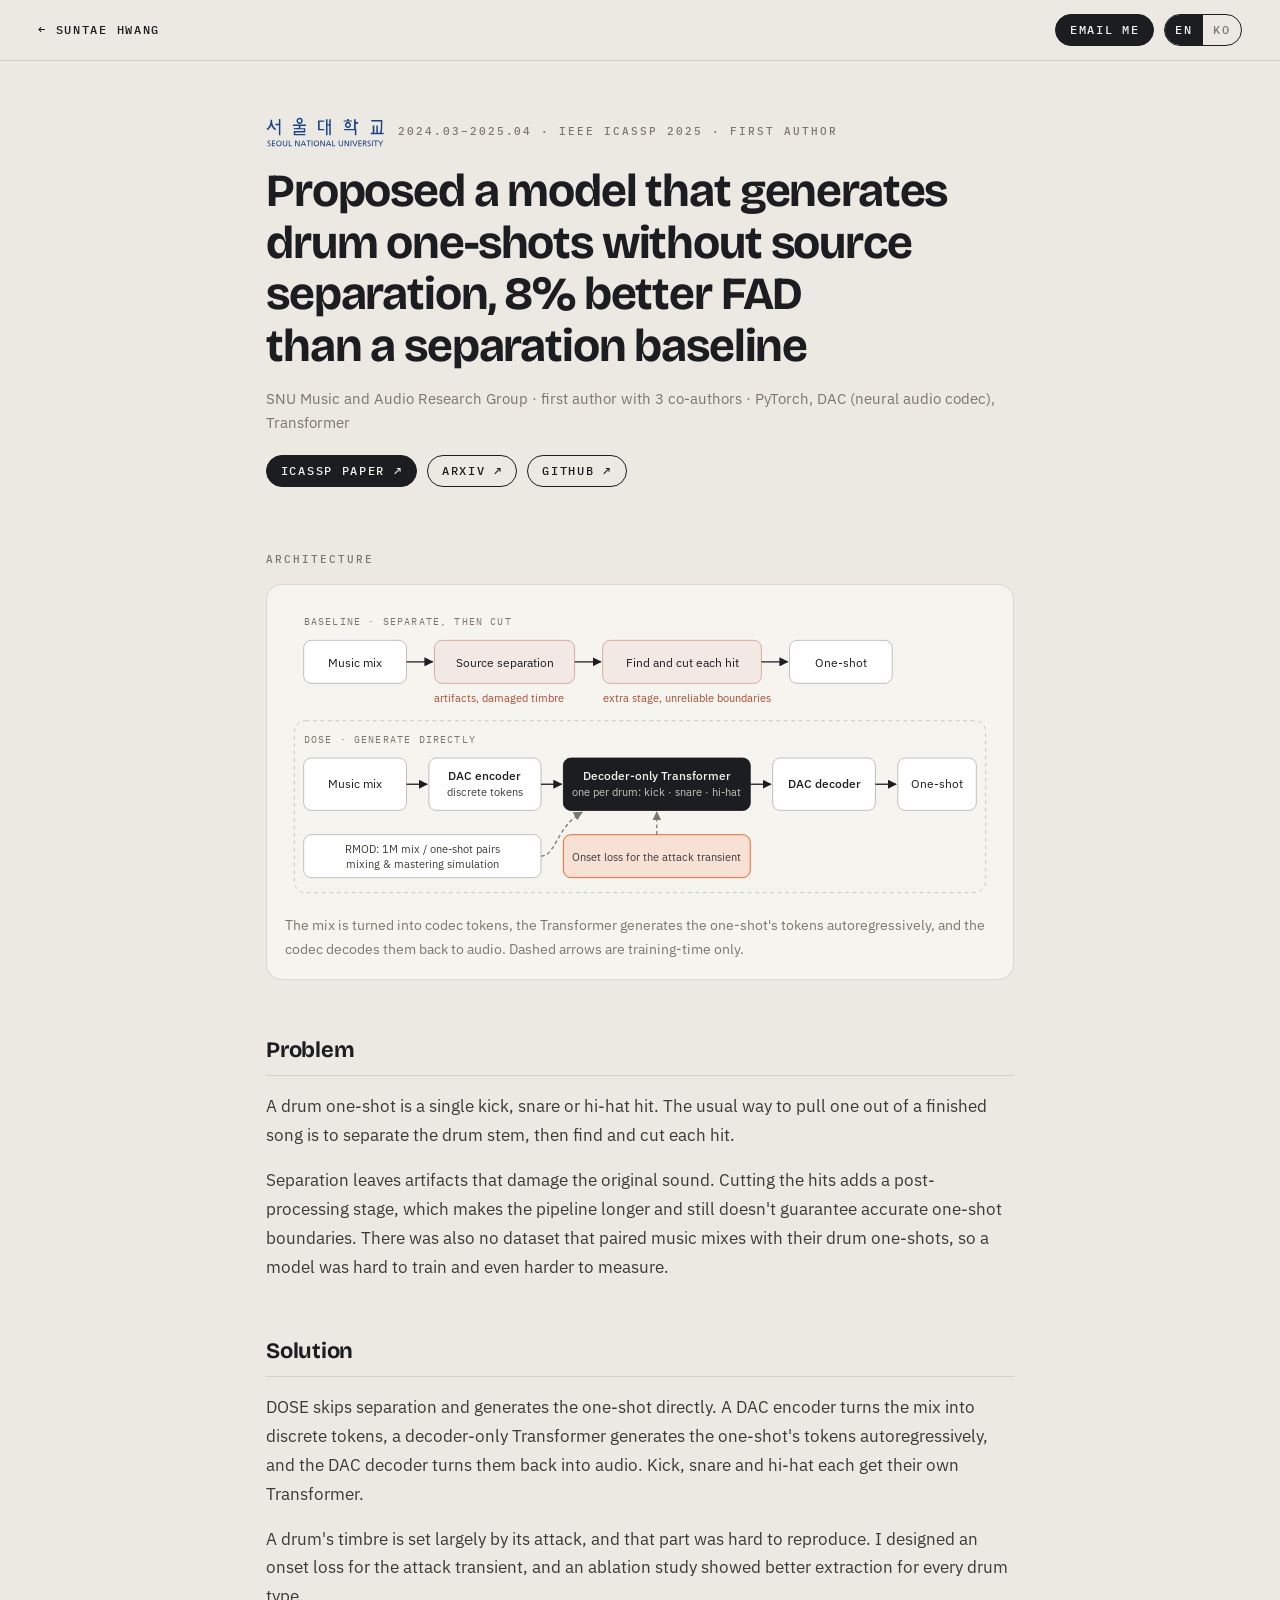
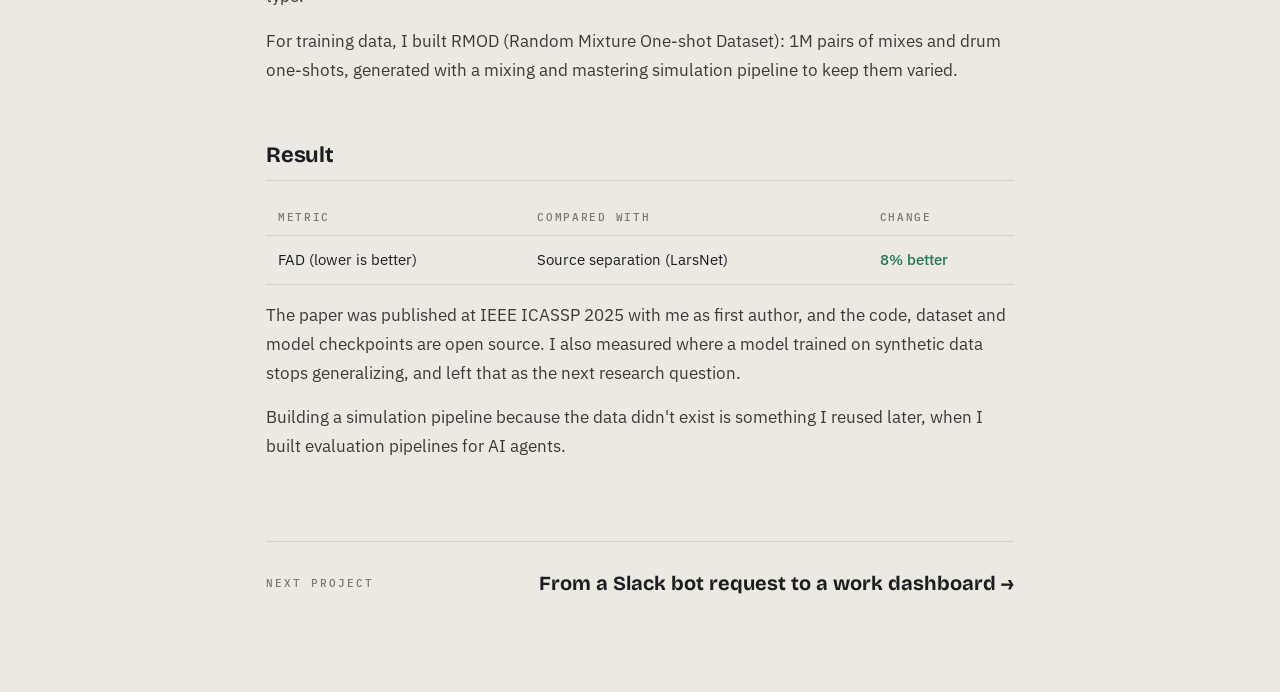
<file: cases/dose.html>
<!doctype html>
<html lang="en" data-title-en="Proposed a model that generates drum one-shots without source separation, 8% better FAD than a separation baseline — Suntae Hwang" data-title-ko="소스 분리 없이 드럼 원샷을 생성하는 모델을 제안해 분리 베이스라인보다 FAD 8% 개선 — 황선태">
<head>
<meta charset="utf-8">
<meta name="viewport" content="width=device-width, initial-scale=1">
<title>Proposed a model that generates drum one-shots without source separation, 8% better FAD than a separation baseline — Suntae Hwang</title>
<meta name="description" content="Project details: DOSE generates drum one-shots directly from a music mix instead of separating sources, 8% better FAD than a separation baseline. First-author paper at IEEE ICASSP 2025.">
<script>try{const q=new URLSearchParams(location.search).get('lang'),s=localStorage.getItem('lang');document.documentElement.lang=(q||s)==='ko'?'ko':'en'}catch{}</script>
<link rel="icon" type="image/png" sizes="32x32" href="../img/favicon-32.png">
<link rel="apple-touch-icon" href="../img/apple-touch-icon.png">
<link rel="preconnect" href="https://fonts.googleapis.com">
<link rel="preconnect" href="https://fonts.gstatic.com" crossorigin>
<link href="https://fonts.googleapis.com/css2?family=Bricolage+Grotesque:opsz,wght@12..96,500;12..96,700;12..96,800&family=IBM+Plex+Mono:wght@500&family=IBM+Plex+Sans:wght@400;500&family=IBM+Plex+Sans+KR:wght@400;500;700&display=swap" rel="stylesheet">
<link rel="stylesheet" href="case.css">
</head>
<body>
<header class="top">
  <a class="back" data-scene="snu" href="../#m-snu"><span class="en">← Suntae Hwang</span><span class="ko">← 황선태</span></a>
  <a class="btn" href="mailto:iamsuntae@gmail.com"><span class="en">Email me</span><span class="ko">이메일</span></a>
  <div class="lang" role="group" aria-label="Language"><a href="?lang=en" data-lang="en" hreflang="en"><span>EN</span></a><a href="?lang=ko" data-lang="ko" hreflang="ko"><span>KO</span></a></div>
</header>

<main>
  <div class="eyebrow">
    <img class="logo" src="../logos/snu.svg" alt="Seoul National University" style="height:30px">
    <span class="label">2024.03–2025.04 · IEEE ICASSP 2025 · <span class="en">First author</span><span class="ko">1저자</span></span>
  </div>
  <h1><span class="en">Proposed a model that generates drum one-shots without source separation, 8% better FAD than a separation baseline</span><span class="ko">소스 분리 없이 드럼 원샷을 생성하는 모델을 제안해 분리 베이스라인보다 FAD 8% 개선</span></h1>
  <p class="facts"><span class="en">SNU Music and Audio Research Group · first author with 3 co-authors · PyTorch, DAC (neural audio codec), Transformer</span><span class="ko">서울대 음악오디오연구실 · 1저자(공저자 3명) · PyTorch, DAC(뉴럴 오디오 코덱), Transformer</span></p>
  <div class="links">
    <a class="btn" href="https://ieeexplore.ieee.org/document/10889237" target="_blank" rel="noopener"><span class="en">ICASSP paper ↗</span><span class="ko">ICASSP 논문 ↗</span></a>
    <a class="btn ghost" href="https://arxiv.org/abs/2504.18157" target="_blank" rel="noopener">arXiv ↗</a>
    <a class="btn ghost" href="https://github.com/HSUNEH/DOSE" target="_blank" rel="noopener">GitHub ↗</a>
  </div>
  <section>
    <span class="label"><span class="en">Architecture</span><span class="ko">구조</span></span>
    <figure>
      <svg viewBox="0 0 760 320" role="img" aria-label="Baseline separates the drum stem and cuts hits; DOSE encodes the mix with DAC, generates one-shot tokens with a Transformer, and decodes them">
        <defs>
          <marker id="ah" viewBox="0 0 10 10" refX="9" refY="5" markerWidth="7" markerHeight="7" orient="auto-start-reverse"><path d="M0 0L10 5L0 10z" fill="#1c1d21"/></marker>
          <marker id="ahm" viewBox="0 0 10 10" refX="9" refY="5" markerWidth="7" markerHeight="7" orient="auto-start-reverse"><path d="M0 0L10 5L0 10z" fill="#7c776c"/></marker>
        </defs>
        <text class="t-mono en" x="20" y="24">BASELINE · SEPARATE, THEN CUT</text>
        <text class="t-mono ko" x="20" y="24">기존 · 분리한 뒤 자르기</text>
        <rect class="box" x="20" y="40" width="110" height="46" rx="8"/><text x="75" y="68" text-anchor="middle" class="en">Music mix</text><text x="75" y="68" text-anchor="middle" class="ko">음악 믹스</text>
        <rect class="box old" x="160" y="40" width="150" height="46" rx="8"/><text x="235" y="68" text-anchor="middle" class="en">Source separation</text><text x="235" y="68" text-anchor="middle" class="ko">소스 분리</text>
        <rect class="box old" x="340" y="40" width="170" height="46" rx="8"/><text x="425" y="68" text-anchor="middle" class="en">Find and cut each hit</text><text x="425" y="68" text-anchor="middle" class="ko">히트 검출·잘라내기</text>
        <rect class="box" x="540" y="40" width="110" height="46" rx="8"/><text x="595" y="68" text-anchor="middle" class="en">One-shot</text><text x="595" y="68" text-anchor="middle" class="ko">원샷</text>
        <path class="arw" d="M130 63H158"/><path class="arw" d="M310 63H338"/><path class="arw" d="M510 63H538"/>
        <text x="160" y="106" class="t-sm bad en">artifacts, damaged timbre</text><text x="160" y="106" class="t-sm bad ko">아티팩트, 음색 훼손</text>
        <text x="340" y="106" class="t-sm bad en">extra stage, unreliable boundaries</text><text x="340" y="106" class="t-sm bad ko">후처리 추가, 경계 부정확</text>

        <rect class="grp" x="10" y="126" width="740" height="184" rx="12"/>
        <text class="t-mono en" x="20" y="150">DOSE · GENERATE DIRECTLY</text>
        <text class="t-mono ko" x="20" y="150">DOSE · 바로 생성</text>
        <rect class="box" x="20" y="166" width="110" height="56" rx="8"/><text x="75" y="198" text-anchor="middle" class="en">Music mix</text><text x="75" y="198" text-anchor="middle" class="ko">음악 믹스</text>
        <rect class="box" x="154" y="166" width="120" height="56" rx="8"/><text x="214" y="189" text-anchor="middle" class="t-b">DAC encoder</text><text x="214" y="207" text-anchor="middle" class="t-sm en">discrete tokens</text><text x="214" y="207" text-anchor="middle" class="t-sm ko">이산 토큰</text>
        <rect class="box hot" x="298" y="166" width="200" height="56" rx="8"/><text x="398" y="189" text-anchor="middle" class="on-hot t-b">Decoder-only Transformer</text><text x="398" y="207" text-anchor="middle" class="on-hot t-sm en" style="fill:#c9c6be">one per drum: kick · snare · hi-hat</text><text x="398" y="207" text-anchor="middle" class="on-hot t-sm ko" style="fill:#c9c6be">드럼별 모델: 킥 · 스네어 · 하이햇</text>
        <rect class="box" x="522" y="166" width="110" height="56" rx="8"/><text x="577" y="198" text-anchor="middle" class="t-b">DAC decoder</text>
        <rect class="box" x="656" y="166" width="84" height="56" rx="8"/><text x="698" y="198" text-anchor="middle" class="en">One-shot</text><text x="698" y="198" text-anchor="middle" class="ko">원샷</text>
        <path class="arw" d="M130 194H152"/><path class="arw" d="M274 194H296"/><path class="arw" d="M498 194H520"/><path class="arw" d="M632 194H654"/>

        <rect class="box accent" x="298" y="248" width="200" height="46" rx="8"/><text x="398" y="276" text-anchor="middle" class="t-sm en">Onset loss for the attack transient</text><text x="398" y="276" text-anchor="middle" class="t-sm ko">어택 구간을 위한 Onset Loss</text>
        <path class="arw mute" d="M398 248V224"/>
        <rect class="box" x="20" y="248" width="254" height="46" rx="8"/><text x="147" y="268" text-anchor="middle" class="t-sm en">RMOD: 1M mix / one-shot pairs</text><text x="147" y="284" text-anchor="middle" class="t-sm en">mixing &amp; mastering simulation</text><text x="147" y="268" text-anchor="middle" class="t-sm ko">RMOD: 믹스·원샷 100만 쌍</text><text x="147" y="284" text-anchor="middle" class="t-sm ko">믹싱·마스터링 시뮬레이션</text>
        <path class="arw mute" d="M274 271C290 271 290 240 318 224"/>
      </svg>
      <figcaption><span class="en">The mix is turned into codec tokens, the Transformer generates the one-shot's tokens autoregressively, and the codec decodes them back to audio. Dashed arrows are training-time only.</span><span class="ko">믹스를 코덱 토큰으로 바꾸면 Transformer가 원샷 토큰을 자기회귀로 생성하고 코덱이 다시 오디오로 복원합니다. 점선은 학습 때만 쓰입니다.</span></figcaption>
    </figure>
  </section>

  <section>
    <h2><span class="en">Problem</span><span class="ko">문제</span></h2>
    <div class="en">
      <p>A drum one-shot is a single kick, snare or hi-hat hit. The usual way to pull one out of a finished song is to separate the drum stem, then find and cut each hit.</p>
      <p>Separation leaves artifacts that damage the original sound. Cutting the hits adds a post-processing stage, which makes the pipeline longer and still doesn't guarantee accurate one-shot boundaries. There was also no dataset that paired music mixes with their drum one-shots, so a model was hard to train and even harder to measure.</p>
    </div>
    <div class="ko">
      <p>드럼 원샷은 킥·스네어·하이햇 한 타의 소리입니다. 완성된 곡에서 이를 얻으려면 보통 드럼 스템을 분리한 뒤 히트를 하나씩 찾아 잘라냅니다.</p>
      <p>분리 과정에서 아티팩트가 생겨 원래 음색이 손상됩니다. 잘라내는 후처리가 붙으면서 파이프라인은 길어지는데 원샷 경계가 정확하다는 보장도 없었습니다. 음악 믹스와 드럼 원샷을 짝지은 데이터셋도 없어서 모델을 학습하기도, 성능을 재기도 어려웠습니다.</p>
    </div>
  </section>

  <section>
    <h2><span class="en">Solution</span><span class="ko">해결</span></h2>
    <div class="en">
      <p>DOSE skips separation and generates the one-shot directly. A DAC encoder turns the mix into discrete tokens, a decoder-only Transformer generates the one-shot's tokens autoregressively, and the DAC decoder turns them back into audio. Kick, snare and hi-hat each get their own Transformer.</p>
      <p>A drum's timbre is set largely by its attack, and that part was hard to reproduce. I designed an onset loss for the attack transient, and an ablation study showed better extraction for every drum type.</p>
      <p>For training data, I built RMOD (Random Mixture One-shot Dataset): 1M pairs of mixes and drum one-shots, generated with a mixing and mastering simulation pipeline to keep them varied.</p>
    </div>
    <div class="ko">
      <p>DOSE는 분리 단계 없이 원샷을 바로 생성합니다. DAC 인코더가 믹스를 이산 토큰으로 바꾸면 Decoder-only Transformer가 원샷 토큰을 자기회귀로 생성하고 DAC 디코더가 이를 다시 오디오로 복원합니다. 킥·스네어·하이햇은 Transformer를 따로 학습했습니다.</p>
      <p>드럼 음색은 어택 구간이 크게 좌우하는데, 이 부분을 재현하기가 가장 어려웠습니다. 어택 트랜지언트를 정확히 만들도록 Onset Loss를 설계했고 ablation study로 모든 드럼 종류에서 추출 품질이 오르는 것을 확인했습니다.</p>
      <p>학습 데이터는 직접 만들었습니다. 믹싱·마스터링 시뮬레이션 파이프라인으로 다양성을 확보해 믹스와 드럼 원샷 100만 쌍의 RMOD(Random Mixture One-shot Dataset)를 구축했습니다.</p>
    </div>
  </section>

  <section>
    <h2><span class="en">Result</span><span class="ko">결과</span></h2>
    <div class="en">
      <table><thead><tr><th><span class="en">Metric</span><span class="ko">지표</span></th><th><span class="en">Compared with</span><span class="ko">비교 대상</span></th><th><span class="en">Change</span><span class="ko">변화</span></th></tr></thead><tbody><tr><td>FAD (lower is better)</td><td class="num">Source separation (LarsNet)</td><td class="num up">8% better</td></tr></tbody></table>
      <p>The paper was published at IEEE ICASSP 2025 with me as first author, and the code, dataset and model checkpoints are open source. I also measured where a model trained on synthetic data stops generalizing, and left that as the next research question.</p>
      <p>Building a simulation pipeline because the data didn't exist is something I reused later, when I built evaluation pipelines for AI agents.</p>
    </div>
    <div class="ko">
      <table><thead><tr><th><span class="en">Metric</span><span class="ko">지표</span></th><th><span class="en">Compared with</span><span class="ko">비교 대상</span></th><th><span class="en">Change</span><span class="ko">변화</span></th></tr></thead><tbody><tr><td>FAD(낮을수록 좋음)</td><td class="num">소스 분리(LarsNet)</td><td class="num up">8% 개선</td></tr></tbody></table>
      <p>IEEE ICASSP 2025에 1저자로 게재했고 코드·데이터셋·모델 체크포인트를 모두 공개했습니다. 합성 데이터로 학습한 모델이 어디서 일반화에 실패하는지도 정량 분석해 후속 연구 과제로 남겼습니다.</p>
      <p>데이터가 없어서 시뮬레이션으로 만들어 쓴 경험은 이후 AI 에이전트 평가 파이프라인을 만들 때 그대로 가져다 썼습니다.</p>
    </div>
  </section>

  <nav class="next">
    <span class="label"><span class="en">Next project</span><span class="ko">다음 프로젝트</span></span>
    <a class="go" data-case="work-hub.html" href="work-hub.html"><span class="en">From a Slack bot request to a work dashboard →</span><span class="ko">발주 정리 봇 요청을 업무 대시보드로 →</span></a>
  </nav>
</main>
<script src="case.js"></script>
</body>
</html>
</file>
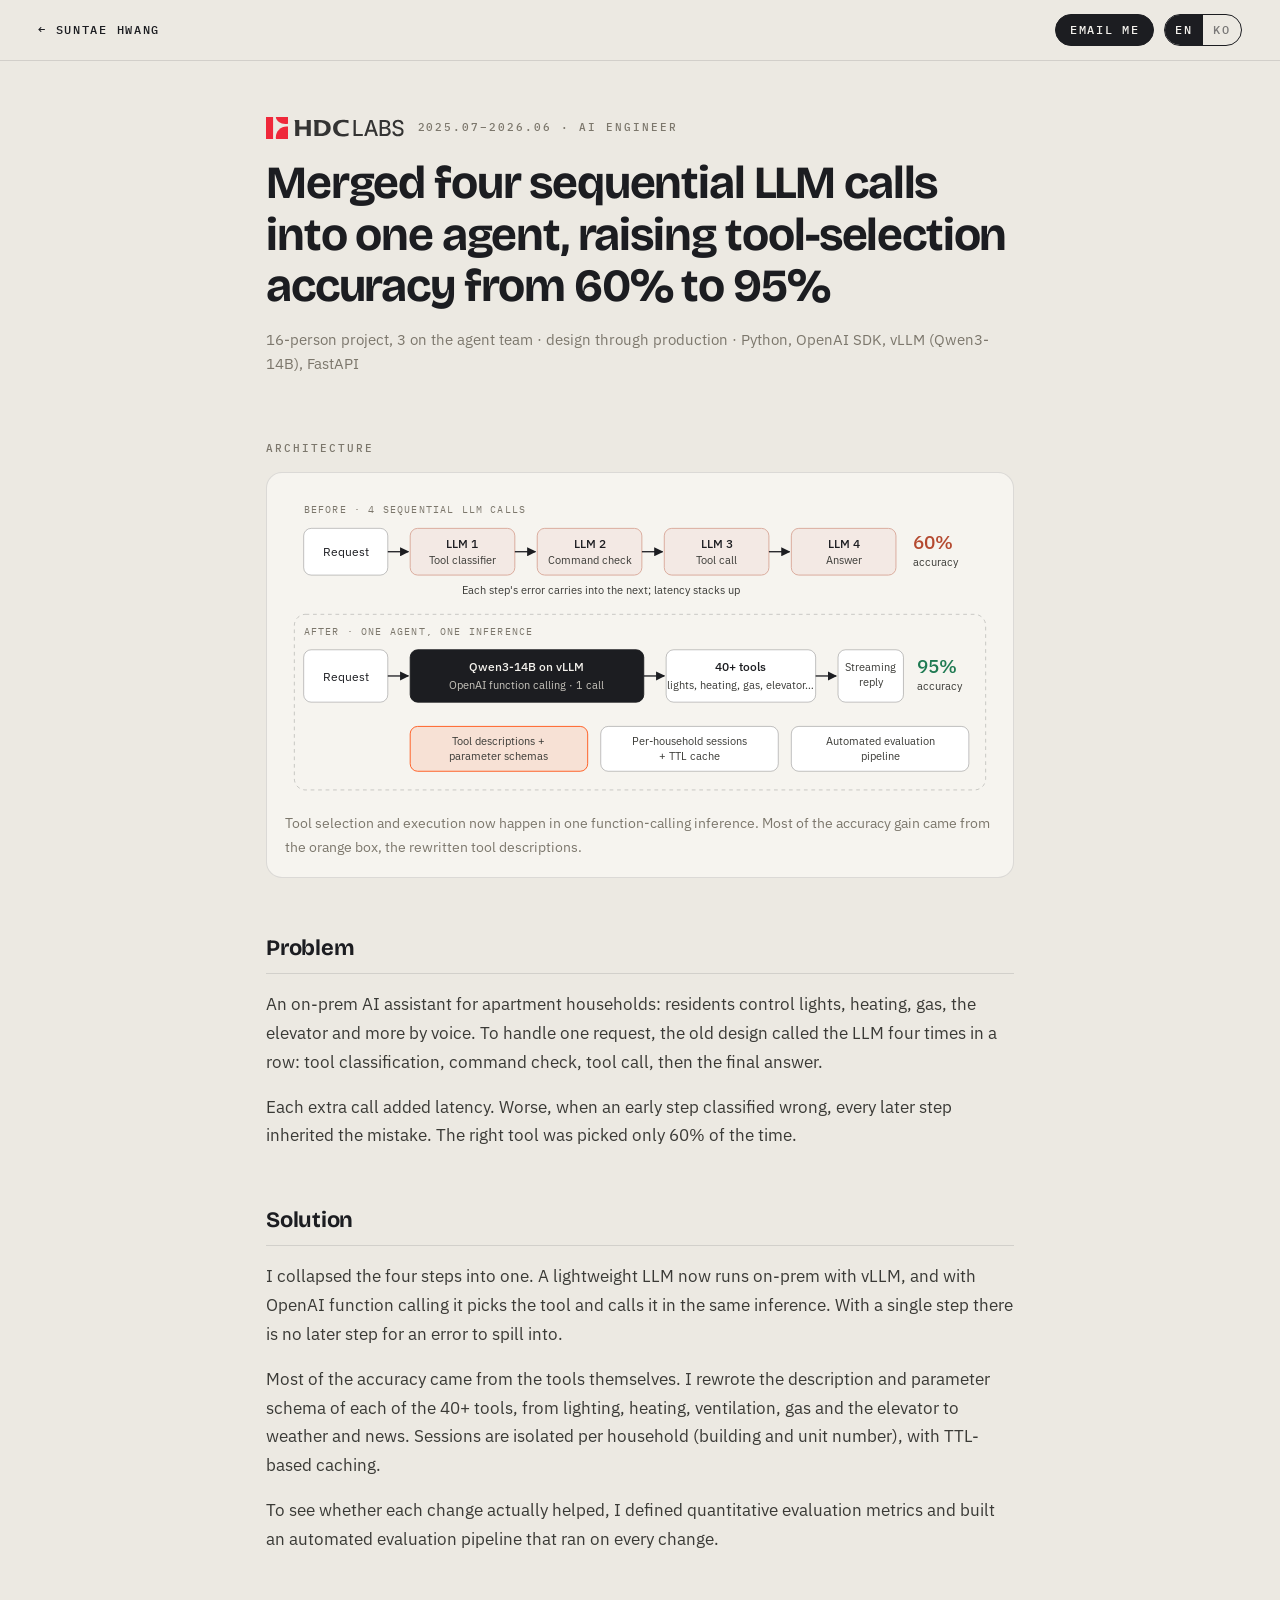
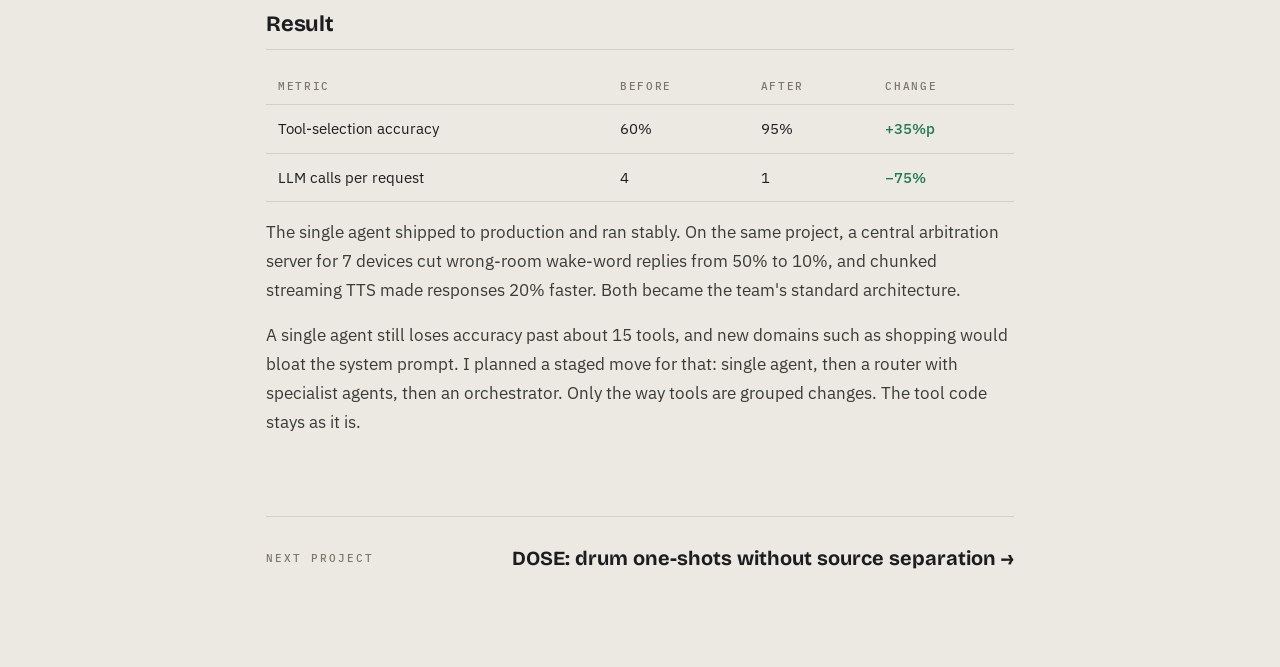
<file: cases/home-agent.html>
<!doctype html>
<html lang="en" data-title-en="Merged four sequential LLM calls into one agent, raising tool-selection accuracy from 60% to 95% — Suntae Hwang" data-title-ko="4단계 LLM 호출을 단일 에이전트로 합쳐 툴 선택 정확도 60% → 95% — 황선태">
<head>
<meta charset="utf-8">
<meta name="viewport" content="width=device-width, initial-scale=1">
<title>Merged four sequential LLM calls into one agent, raising tool-selection accuracy from 60% to 95% — Suntae Hwang</title>
<meta name="description" content="Project details: merging a four-step LLM pipeline into one on-prem agent raised tool-selection accuracy from 60% to 95% and cut LLM calls per request from 4 to 1.">
<script>try{const q=new URLSearchParams(location.search).get('lang'),s=localStorage.getItem('lang');document.documentElement.lang=(q||s)==='ko'?'ko':'en'}catch{}</script>
<link rel="icon" type="image/png" sizes="32x32" href="../img/favicon-32.png">
<link rel="apple-touch-icon" href="../img/apple-touch-icon.png">
<link rel="preconnect" href="https://fonts.googleapis.com">
<link rel="preconnect" href="https://fonts.gstatic.com" crossorigin>
<link href="https://fonts.googleapis.com/css2?family=Bricolage+Grotesque:opsz,wght@12..96,500;12..96,700;12..96,800&family=IBM+Plex+Mono:wght@500&family=IBM+Plex+Sans:wght@400;500&family=IBM+Plex+Sans+KR:wght@400;500;700&display=swap" rel="stylesheet">
<link rel="stylesheet" href="case.css">
</head>
<body>
<header class="top">
  <a class="back" data-scene="hdc" href="../#m-hdc"><span class="en">← Suntae Hwang</span><span class="ko">← 황선태</span></a>
  <a class="btn" href="mailto:iamsuntae@gmail.com"><span class="en">Email me</span><span class="ko">이메일</span></a>
  <div class="lang" role="group" aria-label="Language"><a href="?lang=en" data-lang="en" hreflang="en"><span>EN</span></a><a href="?lang=ko" data-lang="ko" hreflang="ko"><span>KO</span></a></div>
</header>

<main>
  <div class="eyebrow">
    <img class="logo" src="../logos/hdc.svg" alt="HDC LABS">
    <span class="label">2025.07–2026.06 · <span class="en">AI Engineer</span><span class="ko">AI 엔지니어</span></span>
  </div>
  <h1><span class="en">Merged four sequential LLM calls into one agent, raising tool-selection accuracy from 60% to 95%</span><span class="ko">4단계 LLM 호출을 단일 에이전트로 합쳐<br>툴 선택 정확도 <span class="nb">60% → 95%</span></span></h1>
  <p class="facts"><span class="en">16-person project, 3 on the agent team · design through production · Python, OpenAI SDK, vLLM (Qwen3-14B), FastAPI</span><span class="ko">16명 프로젝트(에이전트 3명) · 설계부터 프로덕션 배포까지 · Python, OpenAI SDK, vLLM(Qwen3-14B), FastAPI</span></p>

  <section>
    <span class="label"><span class="en">Architecture</span><span class="ko">구조</span></span>
    <figure>
      <svg viewBox="0 0 760 330" role="img" aria-label="Four sequential LLM calls replaced by one function-calling agent">
        <defs>
          <marker id="ah" viewBox="0 0 10 10" refX="9" refY="5" markerWidth="7" markerHeight="7" orient="auto-start-reverse"><path d="M0 0L10 5L0 10z" fill="#1c1d21"/></marker>
          <marker id="ahm" viewBox="0 0 10 10" refX="9" refY="5" markerWidth="7" markerHeight="7" orient="auto-start-reverse"><path d="M0 0L10 5L0 10z" fill="#7c776c"/></marker>
        </defs>
        <text class="t-mono en" x="20" y="24">BEFORE · 4 SEQUENTIAL LLM CALLS</text>
        <text class="t-mono ko" x="20" y="24">기존 · LLM 4회 순차 호출</text>
        <rect class="box" x="20" y="40" width="90" height="50" rx="8"/><text x="65" y="70" text-anchor="middle" class="en">Request</text><text x="65" y="70" text-anchor="middle" class="ko">사용자 요청</text>
        <rect class="box old" x="134" y="40" width="112" height="50" rx="8"/><text x="190" y="61" text-anchor="middle" class="t-b">LLM 1</text><text x="190" y="78" text-anchor="middle" class="t-sm en">Tool classifier</text><text x="190" y="78" text-anchor="middle" class="t-sm ko">툴 분류</text>
        <rect class="box old" x="270" y="40" width="112" height="50" rx="8"/><text x="326" y="61" text-anchor="middle" class="t-b">LLM 2</text><text x="326" y="78" text-anchor="middle" class="t-sm en">Command check</text><text x="326" y="78" text-anchor="middle" class="t-sm ko">명령 확인</text>
        <rect class="box old" x="406" y="40" width="112" height="50" rx="8"/><text x="462" y="61" text-anchor="middle" class="t-b">LLM 3</text><text x="462" y="78" text-anchor="middle" class="t-sm en">Tool call</text><text x="462" y="78" text-anchor="middle" class="t-sm ko">툴 호출</text>
        <rect class="box old" x="542" y="40" width="112" height="50" rx="8"/><text x="598" y="61" text-anchor="middle" class="t-b">LLM 4</text><text x="598" y="78" text-anchor="middle" class="t-sm en">Answer</text><text x="598" y="78" text-anchor="middle" class="t-sm ko">답변 정리</text>
        <path class="arw" d="M110 65H132"/><path class="arw" d="M246 65H268"/><path class="arw" d="M382 65H404"/><path class="arw" d="M518 65H540"/>
        <text x="672" y="62" class="bad t-b" style="font-size:20px">60%</text><text x="672" y="80" class="t-sm en">accuracy</text><text x="672" y="80" class="t-sm ko">정확도</text>
        <text x="190" y="110" class="t-sm en">Each step's error carries into the next; latency stacks up</text>
        <text x="190" y="110" class="t-sm ko">단계마다 오류가 다음 단계로 번지고 지연이 쌓임</text>

        <rect class="grp" x="10" y="132" width="740" height="188" rx="12"/>
        <text class="t-mono en" x="20" y="154">AFTER · ONE AGENT, ONE INFERENCE</text>
        <text class="t-mono ko" x="20" y="154">개선 · 단일 에이전트, 추론 1회</text>
        <rect class="box" x="20" y="170" width="90" height="56" rx="8"/><text x="65" y="203" text-anchor="middle" class="en">Request</text><text x="65" y="203" text-anchor="middle" class="ko">사용자 요청</text>
        <rect class="box hot" x="134" y="170" width="250" height="56" rx="8"/><text x="259" y="193" text-anchor="middle" class="on-hot t-b">Qwen3-14B on vLLM</text><text x="259" y="212" text-anchor="middle" class="on-hot t-sm" style="fill:#c9c6be">OpenAI function calling · 1 call</text>
        <rect class="box" x="408" y="170" width="160" height="56" rx="8"/><text x="488" y="193" text-anchor="middle" class="t-b en">40+ tools</text><text x="488" y="193" text-anchor="middle" class="t-b ko">도구 40여 개</text><text x="488" y="212" text-anchor="middle" class="t-sm en">lights, heating, gas, elevator…</text><text x="488" y="212" text-anchor="middle" class="t-sm ko">조명·난방·가스·엘리베이터…</text>
        <rect class="box" x="592" y="170" width="70" height="56" rx="8"/><text x="627" y="193" text-anchor="middle" class="t-sm en">Streaming</text><text x="627" y="209" text-anchor="middle" class="t-sm en">reply</text><text x="627" y="201" text-anchor="middle" class="t-sm ko">스트리밍 응답</text>
        <path class="arw" d="M110 198H132"/><path class="arw" d="M384 198H406"/><path class="arw" d="M568 198H590"/>
        <text x="676" y="195" class="good t-b" style="font-size:20px">95%</text><text x="676" y="213" class="t-sm en">accuracy</text><text x="676" y="213" class="t-sm ko">정확도</text>

        <rect class="box accent" x="134" y="252" width="190" height="48" rx="8"/><text x="229" y="272" text-anchor="middle" class="t-sm en">Tool descriptions +</text><text x="229" y="288" text-anchor="middle" class="t-sm en">parameter schemas</text><text x="229" y="280" text-anchor="middle" class="t-sm ko">도구 설명·파라미터 스키마 재설계</text>
        <rect class="box" x="338" y="252" width="190" height="48" rx="8"/><text x="433" y="272" text-anchor="middle" class="t-sm en">Per-household sessions</text><text x="433" y="288" text-anchor="middle" class="t-sm en">+ TTL cache</text><text x="433" y="272" text-anchor="middle" class="t-sm ko">세대별(동·호) 세션 격리</text><text x="433" y="288" text-anchor="middle" class="t-sm ko">+ TTL 캐싱</text>
        <rect class="box" x="542" y="252" width="190" height="48" rx="8"/><text x="637" y="272" text-anchor="middle" class="t-sm en">Automated evaluation</text><text x="637" y="288" text-anchor="middle" class="t-sm en">pipeline</text><text x="637" y="280" text-anchor="middle" class="t-sm ko">자동 평가 파이프라인</text>
      </svg>
      <figcaption><span class="en">Tool selection and execution now happen in one function-calling inference. Most of the accuracy gain came from the orange box, the rewritten tool descriptions.</span><span class="ko">툴 선택과 실행을 함수 호출 추론 한 번으로 옮겼습니다. 정확도는 주황색 칸(도구 설명 재설계)에서 가장 많이 올랐습니다.</span></figcaption>
    </figure>
  </section>

  <section>
    <h2><span class="en">Problem</span><span class="ko">문제</span></h2>
    <div class="en">
      <p>An on-prem AI assistant for apartment households: residents control lights, heating, gas, the elevator and more by voice. To handle one request, the old design called the LLM four times in a row: tool classification, command check, tool call, then the final answer.</p>
      <p>Each extra call added latency. Worse, when an early step classified wrong, every later step inherited the mistake. The right tool was picked only 60% of the time.</p>
    </div>
    <div class="ko">
      <p>아파트 세대에서 조명·난방·가스·엘리베이터 같은 기능을 말로 제어하는 온프레미스 AI 비서입니다. 기존 구조는 요청 하나를 처리하려고 LLM을 네 번 차례로 불렀습니다. 툴 분류, 명령 확인, 툴 호출, 답변 정리 순서입니다.</p>
      <p>호출이 늘어난 만큼 응답이 늦어졌습니다. 앞 단계에서 분류를 틀리면 뒤 단계가 그 오류를 그대로 이어받았고 최종 툴 선택 정확도는 60%에 머물렀습니다.</p>
    </div>
  </section>

  <section>
    <h2><span class="en">Solution</span><span class="ko">해결</span></h2>
    <div class="en">
      <p>I collapsed the four steps into one. A lightweight LLM now runs on-prem with vLLM, and with OpenAI function calling it picks the tool and calls it in the same inference. With a single step there is no later step for an error to spill into.</p>
      <p>Most of the accuracy came from the tools themselves. I rewrote the description and parameter schema of each of the 40+ tools, from lighting, heating, ventilation, gas and the elevator to weather and news. Sessions are isolated per household (building and unit number), with TTL-based caching.</p>
      <p>To see whether each change actually helped, I defined quantitative evaluation metrics and built an automated evaluation pipeline that ran on every change.</p>
    </div>
    <div class="ko">
      <p>네 단계를 하나로 합쳤습니다. 온프레미스 vLLM에 경량 LLM을 올리고 OpenAI Function Calling으로 툴 선택과 실행을 한 번의 추론에서 끝내도록 단일 에이전트를 다시 설계했습니다. 단계가 하나뿐이라 오류가 넘어갈 다음 단계도 없습니다.</p>
      <p>정확도는 주로 도구 설명을 고치면서 올랐습니다. 조명·난방·환기·가스·엘리베이터부터 날씨·뉴스까지 40여 개 도구의 description과 parameter schema를 하나씩 다시 썼습니다. 세대(동·호)마다 세션을 나누고 TTL 기반 캐싱도 넣었습니다.</p>
      <p>수정이 실제로 나아졌는지 확인하려고 정량 평가 지표를 정하고 자동 평가 파이프라인을 만들어 고칠 때마다 돌렸습니다.</p>
    </div>
  </section>

  <section>
    <h2><span class="en">Result</span><span class="ko">결과</span></h2>
    <div class="en">
      <table><thead><tr><th><span class="en">Metric</span><span class="ko">지표</span></th><th><span class="en">Before</span><span class="ko">이전</span></th><th><span class="en">After</span><span class="ko">이후</span></th><th><span class="en">Change</span><span class="ko">변화</span></th></tr></thead><tbody><tr><td>Tool-selection accuracy</td><td class="num">60%</td><td class="num">95%</td><td class="num up">+35%p</td></tr><tr><td>LLM calls per request</td><td class="num">4</td><td class="num">1</td><td class="num up">−75%</td></tr></tbody></table>
      <p>The single agent shipped to production and ran stably. On the same project, a central arbitration server for 7 devices cut wrong-room wake-word replies from 50% to 10%, and chunked streaming TTS made responses 20% faster. Both became the team's standard architecture.</p>
      <p>A single agent still loses accuracy past about 15 tools, and new domains such as shopping would bloat the system prompt. I planned a staged move for that: single agent, then a router with specialist agents, then an orchestrator. Only the way tools are grouped changes. The tool code stays as it is.</p>
    </div>
    <div class="ko">
      <table><thead><tr><th><span class="en">Metric</span><span class="ko">지표</span></th><th><span class="en">Before</span><span class="ko">이전</span></th><th><span class="en">After</span><span class="ko">이후</span></th><th><span class="en">Change</span><span class="ko">변화</span></th></tr></thead><tbody><tr><td>툴 선택 정확도</td><td class="num">60%</td><td class="num">95%</td><td class="num up">+35%p</td></tr><tr><td>요청당 LLM 호출</td><td class="num">4회</td><td class="num">1회</td><td class="num up">−75%</td></tr></tbody></table>
      <p>단일 에이전트는 프로덕션에 배포돼 안정적으로 운영됐습니다. 같은 프로젝트에서 기기 7대를 조율하는 중앙 승인 서버로 엉뚱한 방의 웨이크워드 응답을 50%에서 10%로 줄였고 청크 단위 스트리밍 TTS로 응답 속도를 20% 개선했습니다. 두 구조 모두 팀 표준 아키텍처로 채택됐습니다.</p>
      <p>단일 에이전트도 도구가 15개를 넘으면 선택 정확도가 떨어지고 쇼핑몰 같은 새 도메인이 붙으면 시스템 프롬프트가 비대해집니다. 그래서 단일 에이전트에서 라우터와 전문 에이전트, 다시 오케스트레이터로 가는 단계적 전환을 설계해 두었습니다. 기존 도구 코드는 건드리지 않고 묶는 방식만 바꿉니다.</p>
    </div>
  </section>

  <nav class="next">
    <span class="label"><span class="en">Next project</span><span class="ko">다음 프로젝트</span></span>
    <a class="go" data-case="dose.html" href="dose.html"><span class="en">DOSE: drum one-shots without source separation →</span><span class="ko">DOSE: 소스 분리 없이 생성하는 드럼 원샷 →</span></a>
  </nav>
</main>
<script src="case.js"></script>
</body>
</html>
</file>
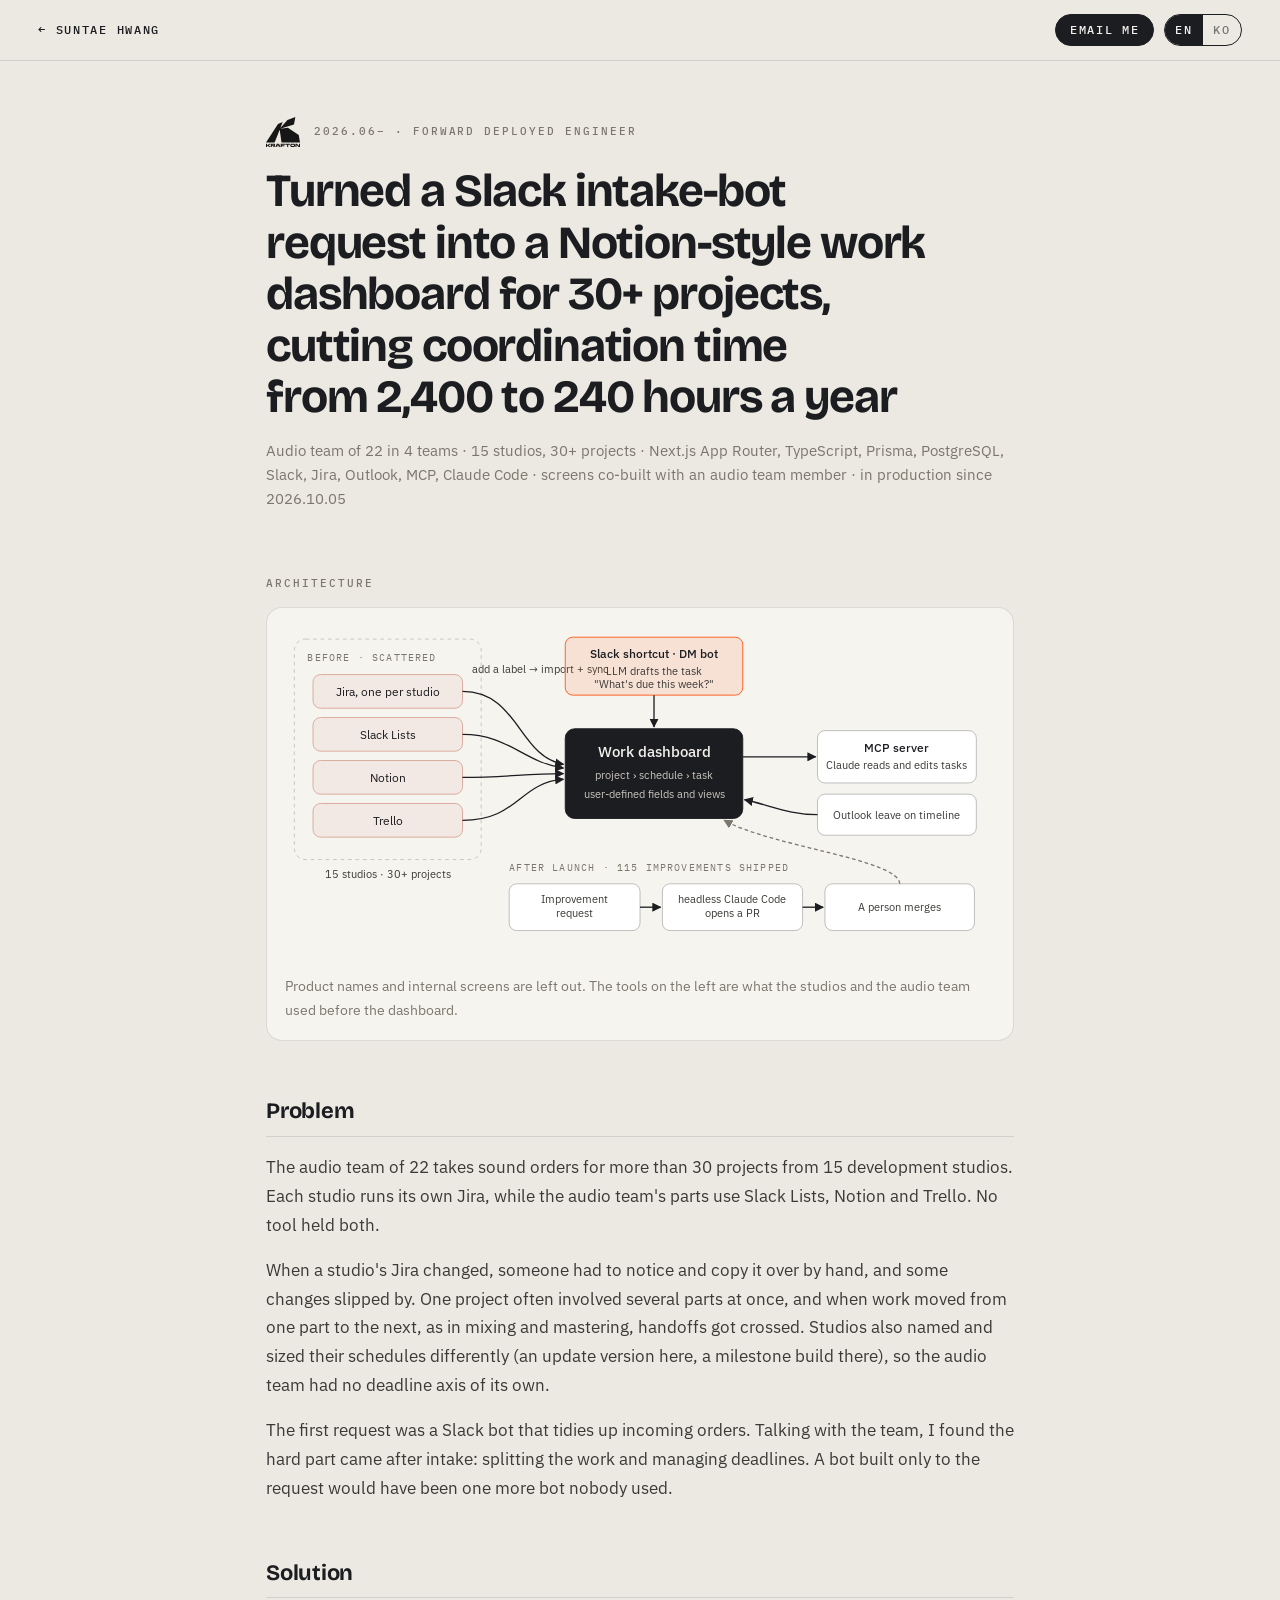
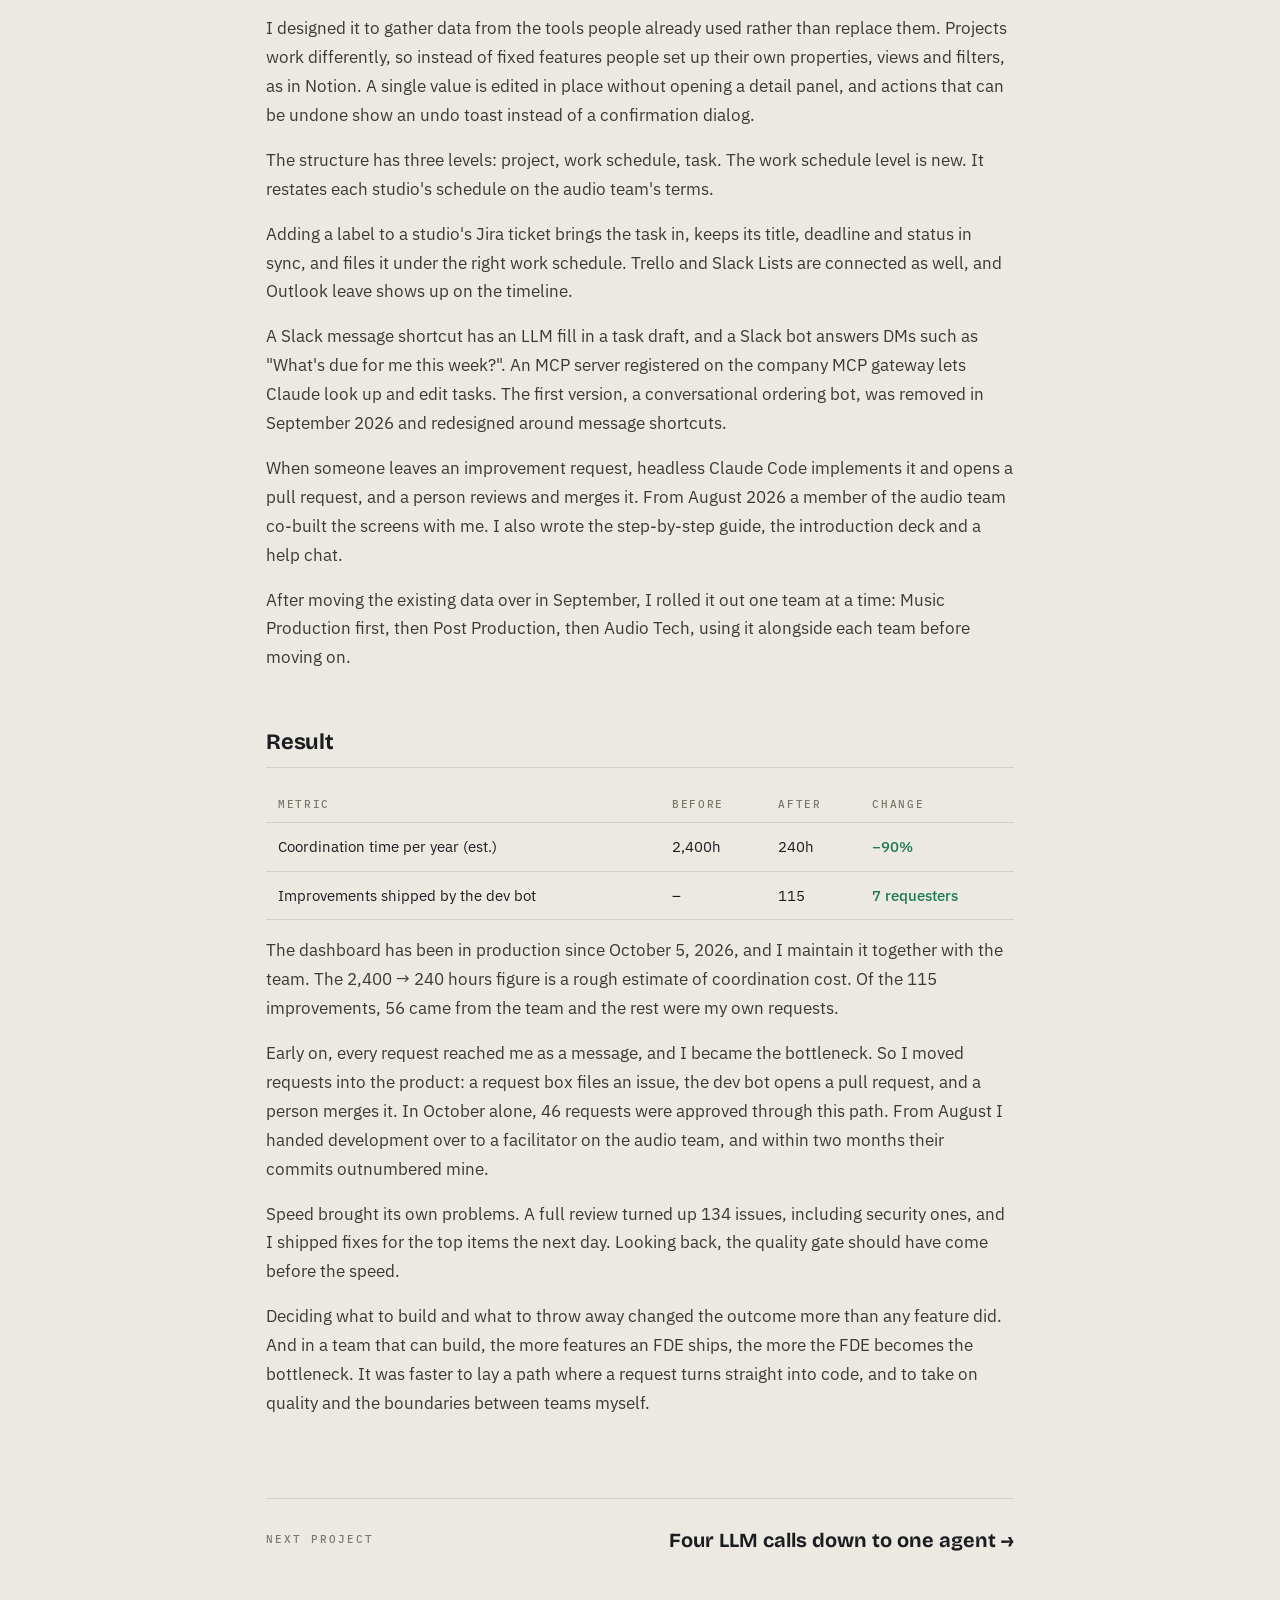
<file: cases/work-hub.html>
<!doctype html>
<html lang="en" data-title-en="Turned a Slack intake-bot request into a Notion-style work dashboard for 30+ projects, cutting coordination time from 2,400 to 240 hours a year — Suntae Hwang" data-title-ko="발주 정리 봇 요청을 노션형 업무 대시보드로 넓혀 30개 이상 프로젝트의 소통 시간 연 2,400h → 240h 단축 — 황선태">
<head>
<meta charset="utf-8">
<meta name="viewport" content="width=device-width, initial-scale=1">
<title>Turned a Slack intake-bot request into a Notion-style work dashboard for 30+ projects, cutting coordination time from 2,400 to 240 hours a year — Suntae Hwang</title>
<meta name="description" content="Project details: a Slack intake-bot request became a Notion-style work dashboard for an audio team of 22 across 30+ projects, cutting coordination time from an estimated 2,400 to 240 hours a year.">
<script>try{const q=new URLSearchParams(location.search).get('lang'),s=localStorage.getItem('lang');document.documentElement.lang=(q||s)==='ko'?'ko':'en'}catch{}</script>
<link rel="icon" type="image/png" sizes="32x32" href="../img/favicon-32.png">
<link rel="apple-touch-icon" href="../img/apple-touch-icon.png">
<link rel="preconnect" href="https://fonts.googleapis.com">
<link rel="preconnect" href="https://fonts.gstatic.com" crossorigin>
<link href="https://fonts.googleapis.com/css2?family=Bricolage+Grotesque:opsz,wght@12..96,500;12..96,700;12..96,800&family=IBM+Plex+Mono:wght@500&family=IBM+Plex+Sans:wght@400;500&family=IBM+Plex+Sans+KR:wght@400;500;700&display=swap" rel="stylesheet">
<link rel="stylesheet" href="case.css">
</head>
<body>
<header class="top">
  <a class="back" data-scene="krafton" href="../#m-krafton"><span class="en">← Suntae Hwang</span><span class="ko">← 황선태</span></a>
  <a class="btn" href="mailto:iamsuntae@gmail.com"><span class="en">Email me</span><span class="ko">이메일</span></a>
  <div class="lang" role="group" aria-label="Language"><a href="?lang=en" data-lang="en" hreflang="en"><span>EN</span></a><a href="?lang=ko" data-lang="ko" hreflang="ko"><span>KO</span></a></div>
</header>

<main>
  <div class="eyebrow">
    <img class="logo" src="../logos/krafton.svg" alt="KRAFTON" style="height:30px">
    <span class="label">2026.06– · Forward Deployed Engineer</span>
  </div>
  <h1><span class="en">Turned a Slack intake-bot request into a Notion-style work dashboard for 30+ projects, cutting coordination time from 2,400 to 240 hours a year</span><span class="ko">발주 정리 봇 요청을<br>노션형 업무 대시보드로 넓혀<br>30개 이상 프로젝트의 소통 시간 <span class="nb">연 2,400h → 240h 단축</span></span></h1>
  <p class="facts"><span class="en">Audio team of 22 in 4 teams · 15 studios, 30+ projects · Next.js App Router, TypeScript, Prisma, PostgreSQL, Slack, Jira, Outlook, MCP, Claude Code · screens co-built with an audio team member · in production since 2026.10.05</span><span class="ko">오디오 조직 4개 팀 22명 · 개발 스튜디오 15곳, 30개 이상 프로젝트 · Next.js App Router, TypeScript, Prisma, PostgreSQL, Slack·Jira·Outlook 연동, MCP, Claude Code · 화면은 현업 구성원과 공동 개발 · 2026.10.05 정식 운영</span></p>

  <section>
    <span class="label"><span class="en">Architecture</span><span class="ko">구조</span></span>
    <figure>
      <svg viewBox="0 0 760 360" role="img" aria-label="Studio Jira, Slack Lists, Notion and Trello feed one work dashboard organized as project, work schedule and task, with Slack intake, Outlook leave, an MCP server and an issue-to-PR bot">
        <defs>
          <marker id="ah" viewBox="0 0 10 10" refX="9" refY="5" markerWidth="7" markerHeight="7" orient="auto-start-reverse"><path d="M0 0L10 5L0 10z" fill="#1c1d21"/></marker>
          <marker id="ahm" viewBox="0 0 10 10" refX="9" refY="5" markerWidth="7" markerHeight="7" orient="auto-start-reverse"><path d="M0 0L10 5L0 10z" fill="#7c776c"/></marker>
        </defs>
        <rect class="grp" x="10" y="14" width="200" height="236" rx="12"/>
        <text class="t-mono en" x="24" y="38">BEFORE · SCATTERED</text>
        <text class="t-mono ko" x="24" y="38">기존 · 흩어진 도구</text>
        <rect class="box old" x="30" y="52" width="160" height="36" rx="8"/><text x="110" y="75" text-anchor="middle" class="en">Jira, one per studio</text><text x="110" y="75" text-anchor="middle" class="ko">개발사별 Jira</text>
        <rect class="box old" x="30" y="98" width="160" height="36" rx="8"/><text x="110" y="121" text-anchor="middle">Slack Lists</text>
        <rect class="box old" x="30" y="144" width="160" height="36" rx="8"/><text x="110" y="167" text-anchor="middle">Notion</text>
        <rect class="box old" x="30" y="190" width="160" height="36" rx="8"/><text x="110" y="213" text-anchor="middle">Trello</text>
        <text x="110" y="270" text-anchor="middle" class="t-sm en">15 studios · 30+ projects</text>
        <text x="110" y="270" text-anchor="middle" class="t-sm ko">개발 스튜디오 15곳 · 30개+ 프로젝트</text>

        <path class="arw" d="M190 70C250 70 250 140 298 148"/>
        <path class="arw" d="M190 116C240 116 255 146 298 152"/>
        <path class="arw" d="M190 162C240 162 255 158 298 158"/>
        <path class="arw" d="M190 208C250 208 250 168 298 164"/>
        <text x="200" y="50" class="t-sm en">add a label → import + sync</text><text x="200" y="50" class="t-sm ko">라벨만 달면 유입·동기화</text>

        <rect class="box accent" x="300" y="12" width="190" height="62" rx="8"/>
        <text x="395" y="34" text-anchor="middle" class="t-b en">Slack shortcut · DM bot</text><text x="395" y="52" text-anchor="middle" class="t-sm en">LLM drafts the task</text><text x="395" y="66" text-anchor="middle" class="t-sm en">"What's due this week?"</text>
        <text x="395" y="34" text-anchor="middle" class="t-b ko">Slack 숏컷 · DM 비서</text><text x="395" y="52" text-anchor="middle" class="t-sm ko">LLM이 일감 초안 작성</text><text x="395" y="66" text-anchor="middle" class="t-sm ko">"이번 주 내 마감 뭐 있어?"</text>
        <path class="arw" d="M395 74V108"/>

        <rect class="box hot" x="300" y="110" width="190" height="96" rx="10"/>
        <text x="395" y="140" text-anchor="middle" class="on-hot t-b en" style="font-size:16px">Work dashboard</text>
        <text x="395" y="140" text-anchor="middle" class="on-hot t-b ko" style="font-size:16px">업무 대시보드</text>
        <text x="395" y="164" text-anchor="middle" class="on-hot t-sm en" style="fill:#c9c6be">project › schedule › task</text>
        <text x="395" y="164" text-anchor="middle" class="on-hot t-sm ko" style="fill:#c9c6be">프로젝트 › 업무 일정 › 일감</text>
        <text x="395" y="184" text-anchor="middle" class="on-hot t-sm en" style="fill:#c9c6be">user-defined fields and views</text>
        <text x="395" y="184" text-anchor="middle" class="on-hot t-sm ko" style="fill:#c9c6be">속성·보기·필터를 직접 구성</text>

        <path class="arw" d="M490 140H568"/>
        <rect class="box" x="570" y="112" width="170" height="56" rx="8"/>
        <text x="655" y="135" text-anchor="middle" class="t-b">MCP server</text>
        <text x="655" y="153" text-anchor="middle" class="t-sm en">Claude reads and edits tasks</text>
        <text x="655" y="153" text-anchor="middle" class="t-sm ko">Claude에서 일감 조회·수정</text>
        <rect class="box" x="570" y="180" width="170" height="44" rx="8"/>
        <text x="655" y="207" text-anchor="middle" class="t-sm en">Outlook leave on timeline</text>
        <text x="655" y="207" text-anchor="middle" class="t-sm ko">Outlook 연차·반차 표시</text>
        <path class="arw" d="M570 202C540 202 520 192 492 186"/>

        <text class="t-mono en" x="240" y="262">AFTER LAUNCH · 115 IMPROVEMENTS SHIPPED</text>
        <text class="t-mono ko" x="240" y="262">출시 후 · 개선 요청 115건 반영</text>
        <rect class="box" x="240" y="276" width="140" height="50" rx="8"/><text x="310" y="296" text-anchor="middle" class="t-sm en">Improvement</text><text x="310" y="312" text-anchor="middle" class="t-sm en">request</text><text x="310" y="305" text-anchor="middle" class="t-sm ko">현업 개선 요청</text>
        <rect class="box" x="404" y="276" width="150" height="50" rx="8"/><text x="479" y="296" text-anchor="middle" class="t-sm">headless Claude Code</text><text x="479" y="312" text-anchor="middle" class="t-sm en">opens a PR</text><text x="479" y="312" text-anchor="middle" class="t-sm ko">구현 후 PR 생성</text>
        <rect class="box" x="578" y="276" width="160" height="50" rx="8"/><text x="658" y="305" text-anchor="middle" class="t-sm en">A person merges</text><text x="658" y="305" text-anchor="middle" class="t-sm ko">사람이 검토 후 머지</text>
        <path class="arw" d="M380 301H402"/><path class="arw" d="M554 301H576"/>
        <path class="arw mute" d="M658 276C658 250 520 236 470 208"/>
      </svg>
      <figcaption><span class="en">Product names and internal screens are left out. The tools on the left are what the studios and the audio team used before the dashboard.</span><span class="ko">제품명과 사내 화면은 뺐습니다. 왼쪽은 대시보드 이전에 개발사와 오디오 조직이 쓰던 도구입니다.</span></figcaption>
    </figure>
  </section>

  <section>
    <h2><span class="en">Problem</span><span class="ko">문제</span></h2>
    <div class="en">
      <p>The audio team of 22 takes sound orders for more than 30 projects from 15 development studios. Each studio runs its own Jira, while the audio team's parts use Slack Lists, Notion and Trello. No tool held both.</p>
      <p>When a studio's Jira changed, someone had to notice and copy it over by hand, and some changes slipped by. One project often involved several parts at once, and when work moved from one part to the next, as in mixing and mastering, handoffs got crossed. Studios also named and sized their schedules differently (an update version here, a milestone build there), so the audio team had no deadline axis of its own.</p>
      <p>The first request was a Slack bot that tidies up incoming orders. Talking with the team, I found the hard part came after intake: splitting the work and managing deadlines. A bot built only to the request would have been one more bot nobody used.</p>
    </div>
    <div class="ko">
      <p>오디오 조직 22명은 개발 스튜디오 15곳의 30개가 넘는 프로젝트에서 사운드 발주를 받습니다. 개발사는 저마다 Jira를 쓰고 오디오 조직의 파트들은 Slack 리스트·Notion·Trello를 따로 씁니다. 이 둘을 함께 담는 도구가 없었습니다.</p>
      <p>개발사 Jira가 바뀌면 담당자가 직접 확인해 옮겨야 했고 바뀐 줄 모르고 지나가는 일도 생겼습니다. 한 프로젝트에 여러 파트가 나란히 붙고 믹스·마스터처럼 일이 파트를 건너 이어지면 인계가 엇갈렸습니다. 개발사마다 일정 이름과 단위가 달라서(어디는 업데이트 버전, 어디는 마일스톤 빌드) 오디오 조직 기준의 마감도 세울 수 없었습니다.</p>
      <p>처음 받은 요청은 발주를 정리해 주는 Slack 봇이었습니다. 현업과 이야기해 보니 어려운 일은 접수보다 그 뒤, 일을 나누고 마감을 챙기는 쪽에 있었습니다. 요청대로 봇만 만들었다면 쓰이지 않는 봇이 하나 더 생겼을 겁니다.</p>
    </div>
  </section>

  <section>
    <h2><span class="en">Solution</span><span class="ko">해결</span></h2>
    <div class="en">
      <p>I designed it to gather data from the tools people already used rather than replace them. Projects work differently, so instead of fixed features people set up their own properties, views and filters, as in Notion. A single value is edited in place without opening a detail panel, and actions that can be undone show an undo toast instead of a confirmation dialog.</p>
      <p>The structure has three levels: project, work schedule, task. The work schedule level is new. It restates each studio's schedule on the audio team's terms.</p>
      <p>Adding a label to a studio's Jira ticket brings the task in, keeps its title, deadline and status in sync, and files it under the right work schedule. Trello and Slack Lists are connected as well, and Outlook leave shows up on the timeline.</p>
      <p>A Slack message shortcut has an LLM fill in a task draft, and a Slack bot answers DMs such as "What's due for me this week?". An MCP server registered on the company MCP gateway lets Claude look up and edit tasks. The first version, a conversational ordering bot, was removed in September 2026 and redesigned around message shortcuts.</p>
      <p>When someone leaves an improvement request, headless Claude Code implements it and opens a pull request, and a person reviews and merges it. From August 2026 a member of the audio team co-built the screens with me. I also wrote the step-by-step guide, the introduction deck and a help chat.</p>
      <p>After moving the existing data over in September, I rolled it out one team at a time: Music Production first, then Post Production, then Audio Tech, using it alongside each team before moving on.</p>
    </div>
    <div class="ko">
      <p>기존 도구를 바꾸라고 하지 않고 데이터를 한곳에 모으는 축으로 설계했습니다. 프로젝트마다 일하는 방식이 달라서 기능을 고정하지 않고 노션처럼 사용자가 속성·보기·필터를 직접 구성하게 했습니다. 값 하나는 상세창을 열지 않고 그 자리에서 고치며 되돌릴 수 있는 동작에는 확인창 대신 실행 취소 알림을 띄웁니다.</p>
      <p>구조는 프로젝트 › 업무 일정 › 일감의 3단입니다. 업무 일정은 개발사마다 다른 일정을 오디오 조직 기준으로 다시 세운 층입니다.</p>
      <p>개발사 Jira 티켓에 라벨만 달면 일감이 들어오고 제목·마감·상태가 따라 바뀌며 맞는 업무 일정 아래로 자동 배치됩니다. Trello·Slack 리스트와도 연동했고 Outlook의 연차·반차는 타임라인에 표시됩니다.</p>
      <p>Slack 메시지 숏컷을 누르면 LLM이 칸을 채운 일감 초안을 만듭니다. Slack 봇에게는 "이번 주 내 마감 뭐 있어?"처럼 DM으로 물을 수 있습니다. MCP 서버는 사내 MCP 게이트웨이에 등록해 Claude에서 일감을 조회·수정하게 했습니다. 처음 만든 대화형 발주 봇은 2026년 9월에 걷어내고 메시지 숏컷 방식으로 다시 설계했습니다.</p>
      <p>현업이 개선 요청을 남기면 headless Claude Code가 구현해 PR까지 만들고 머지는 사람이 합니다. 화면은 2026년 8월부터 오디오 조직 구성원과 함께 개발했습니다. 단계별 사용법 가이드와 소개 발표 자료, 도움말 챗도 직접 만들었습니다.</p>
      <p>9월에 기존 데이터를 옮긴 뒤 Music Production, Post Production, Audio Tech 팀 순서로 한 팀씩 같이 써 보며 배포했습니다.</p>
    </div>
  </section>

  <section>
    <h2><span class="en">Result</span><span class="ko">결과</span></h2>
    <div class="en">
      <table><thead><tr><th><span class="en">Metric</span><span class="ko">지표</span></th><th><span class="en">Before</span><span class="ko">이전</span></th><th><span class="en">After</span><span class="ko">이후</span></th><th><span class="en">Change</span><span class="ko">변화</span></th></tr></thead><tbody><tr><td>Coordination time per year (est.)</td><td class="num">2,400h</td><td class="num">240h</td><td class="num up">−90%</td></tr><tr><td>Improvements shipped by the dev bot</td><td class="num">–</td><td class="num">115</td><td class="num up">7 requesters</td></tr></tbody></table>
      <p>The dashboard has been in production since October 5, 2026, and I maintain it together with the team. The 2,400 → 240 hours figure is a rough estimate of coordination cost. Of the 115 improvements, 56 came from the team and the rest were my own requests.</p>
      <p>Early on, every request reached me as a message, and I became the bottleneck. So I moved requests into the product: a request box files an issue, the dev bot opens a pull request, and a person merges it. In October alone, 46 requests were approved through this path. From August I handed development over to a facilitator on the audio team, and within two months their commits outnumbered mine.</p>
      <p>Speed brought its own problems. A full review turned up 134 issues, including security ones, and I shipped fixes for the top items the next day. Looking back, the quality gate should have come before the speed.</p>
      <p>Deciding what to build and what to throw away changed the outcome more than any feature did. And in a team that can build, the more features an FDE ships, the more the FDE becomes the bottleneck. It was faster to lay a path where a request turns straight into code, and to take on quality and the boundaries between teams myself.</p>
    </div>
    <div class="ko">
      <table><thead><tr><th><span class="en">Metric</span><span class="ko">지표</span></th><th><span class="en">Before</span><span class="ko">이전</span></th><th><span class="en">After</span><span class="ko">이후</span></th><th><span class="en">Change</span><span class="ko">변화</span></th></tr></thead><tbody><tr><td>연간 커뮤니케이션 시간(추정)</td><td class="num">2,400h</td><td class="num">240h</td><td class="num up">−90%</td></tr><tr><td>자동 개발 봇으로 반영한 개선 요청</td><td class="num">–</td><td class="num">115건</td><td class="num up">요청자 7명</td></tr></tbody></table>
      <p>2026년 10월 5일부터 정식 운영 중이며 현업과 함께 유지보수하고 있습니다. 2,400h → 240h는 커뮤니케이션 비용을 대략 산정한 추정치입니다. 개선 요청 115건 가운데 56건이 현업 요청이고 나머지는 제가 남긴 요청입니다.</p>
      <p>처음에는 모든 요청이 제게 메시지로 와서 제가 병목이 됐습니다. 그래서 요청을 제품 안으로 옮겼습니다. 화면의 요청창에 남기면 이슈가 생기고, 개발 봇이 PR을 올리고, 사람이 병합합니다. 10월 한 달에만 46건이 이 길로 승인됐습니다. 8월부터는 오디오 조직의 퍼실리테이터에게 개발을 넘겼고, 두 달 만에 퍼실리테이터의 커밋 수가 제 커밋 수를 넘었습니다.</p>
      <p>속도가 붙자 다른 문제가 생겼습니다. 전 영역을 점검해 보니 보안 항목을 포함해 문제 134건이 나왔고, 다음 날 상위 항목을 고쳐 배포했습니다. 돌아보면 품질 기준을 속도보다 먼저 세웠어야 했습니다.</p>
      <p>무엇을 만들고 무엇을 버릴지 정한 판단이 결과를 가장 크게 바꿨습니다. 그리고 만들 줄 아는 조직에서는 FDE가 기능을 많이 만들수록 FDE가 병목이 됩니다. 요청이 곧바로 코드가 되는 길을 깔고, 저는 품질과 조직 사이의 경계를 맡는 편이 빨랐습니다.</p>
    </div>
  </section>

  <nav class="next">
    <span class="label"><span class="en">Next project</span><span class="ko">다음 프로젝트</span></span>
    <a class="go" data-case="home-agent.html" href="home-agent.html"><span class="en">Four LLM calls down to one agent →</span><span class="ko">4단계 LLM 호출을 단일 에이전트로 →</span></a>
  </nav>
</main>
<script src="case.js"></script>
</body>
</html>
</file>
<file: cases/case.css>
/* 케이스 스터디 공통. 첫 화면과 같은 색·글꼴을 쓰되 읽기 좋은 문서형으로 둔다 */
:root{
  --wall:#ece9e2; --paper:#f6f4ef; --ink:#1c1d21; --body:#3a3a36; --mute:#7c776c; --line:rgba(28,29,33,.12);
  --signal:#ff5a1f; --signal-soft:rgba(255,90,31,.12); --good:#1f7a52;
  --display:"Bricolage Grotesque","IBM Plex Sans KR",system-ui,sans-serif; --sans:"IBM Plex Sans","IBM Plex Sans KR",system-ui,sans-serif; --mono:"IBM Plex Mono","IBM Plex Sans KR",ui-monospace,monospace;
}
*{box-sizing:border-box;margin:0}
html{background:var(--wall);color:var(--ink);font:400 17px/1.7 var(--sans);-webkit-font-smoothing:antialiased}
html:lang(ko){word-break:keep-all}
/* 언어별 블록: 지금 언어가 아닌 쪽은 숨긴다 */
html:lang(ko) .en,html:lang(en) .ko{display:none}
body{min-height:100vh}
a{color:inherit}
.nb{white-space:nowrap}
strong{font-weight:500;color:var(--ink)}
.label{font:500 11px/1.4 var(--mono);letter-spacing:.18em;text-transform:uppercase;color:var(--mute)}

.top{position:sticky;top:0;z-index:10;display:flex;align-items:center;gap:10px;padding:14px clamp(16px,3vw,40px);background:color-mix(in oklab,var(--wall),transparent 8%);backdrop-filter:blur(8px);border-bottom:1px solid var(--line)}
.top .back{font:500 12px/1 var(--mono);letter-spacing:.14em;text-transform:uppercase;text-decoration:none;padding:.75em 0;margin-right:auto}
.top .back:hover{color:var(--signal)}
.btn{display:inline-flex;align-items:center;padding:.75em 1.15em;border-radius:999px;font:500 12px/1 var(--mono);letter-spacing:.14em;text-transform:uppercase;text-decoration:none;white-space:nowrap;background:var(--ink);color:#f3f1ec;border:1px solid var(--ink);transition:background .2s,border-color .2s,color .2s}
.btn:hover,.btn:focus-visible{background:var(--signal);border-color:var(--signal);color:#fff}
.btn.ghost{background:transparent;color:inherit;border-color:currentColor}
.lang{display:inline-flex;border:1px solid currentColor;border-radius:999px;overflow:hidden;font:500 12px/1 var(--mono);letter-spacing:.14em}
.lang a{padding:.75em .85em;text-decoration:none;color:inherit;opacity:.55}
.lang a:hover,.lang a:focus-visible{opacity:1;color:var(--signal)}
.lang a[aria-current]{opacity:1;background:currentColor}
.lang a[aria-current] span{color:#f3f1ec}

main{max-width:780px;margin:0 auto;padding:56px 16px 96px}
.eyebrow{display:flex;flex-wrap:wrap;gap:6px 14px;align-items:center}
.eyebrow .logo{height:22px;width:auto;opacity:.9}
h1{font:700 clamp(30px,5vw,46px)/1.12 var(--display);letter-spacing:-.025em;margin:18px 0 0;text-wrap:balance}
.facts{font-size:15px;color:var(--mute);margin-top:16px;line-height:1.6}
.links{display:flex;flex-wrap:wrap;gap:10px;margin-top:20px}

section{margin-top:56px}
section>.label+figure{margin-top:12px}
h2{font:700 22px/1.3 var(--display);letter-spacing:-.01em;padding-bottom:10px;border-bottom:1px solid var(--line)}
section p{color:var(--body);margin-top:16px}

.quote{margin-top:16px;padding:14px 18px;border-left:3px solid var(--signal);background:var(--paper);border-radius:0 10px 10px 0;font-size:16px}

figure{margin-top:22px;background:var(--paper);border:1px solid var(--line);border-radius:16px;padding:18px;overflow-x:auto}
figure svg{display:block;width:100%;min-width:640px;height:auto}
figcaption{font-size:14px;color:var(--mute);margin-top:12px}
/* 다이어그램 */
svg text{font-family:var(--sans);font-size:13px;fill:var(--ink)}
svg .t-mono{font-family:var(--mono);font-size:10.5px;letter-spacing:.12em;fill:var(--mute)}
svg .t-sm{font-size:11.5px;fill:var(--body)}
svg .t-b{font-weight:500}
svg .box{fill:#fff;stroke:rgba(28,29,33,.28);stroke-width:1}
svg .box.old{fill:#f3e9e4;stroke:#d9a99a}
svg .box.hot{fill:var(--ink);stroke:var(--ink)}
svg .box.hot+text,svg text.on-hot{fill:#f3f1ec}
svg .box.accent{fill:var(--signal-soft);stroke:var(--signal)}
svg .grp{fill:none;stroke:rgba(28,29,33,.22);stroke-dasharray:4 4}
svg .arw{stroke:var(--ink);stroke-width:1.4;fill:none;marker-end:url(#ah)}
svg .arw.mute{stroke:var(--mute);stroke-dasharray:4 3;marker-end:url(#ahm)}
svg .bad{fill:#b4492f}
svg .good{fill:var(--good)}

table{width:100%;border-collapse:collapse;margin-top:18px;font-size:15px}
th,td{text-align:left;padding:11px 12px;border-bottom:1px solid var(--line)}
th{font:500 10.5px/1.4 var(--mono);letter-spacing:.16em;text-transform:uppercase;color:var(--mute)}
td.num{font-variant-numeric:tabular-nums;white-space:nowrap}
td.up{color:var(--good);font-weight:500}

.next{margin-top:80px;padding-top:28px;border-top:1px solid var(--line);display:flex;flex-wrap:wrap;gap:12px;align-items:center;justify-content:space-between}
.next .go{font:700 20px/1.3 var(--display);text-decoration:none}
.next .go:hover{color:var(--signal)}
</file>
